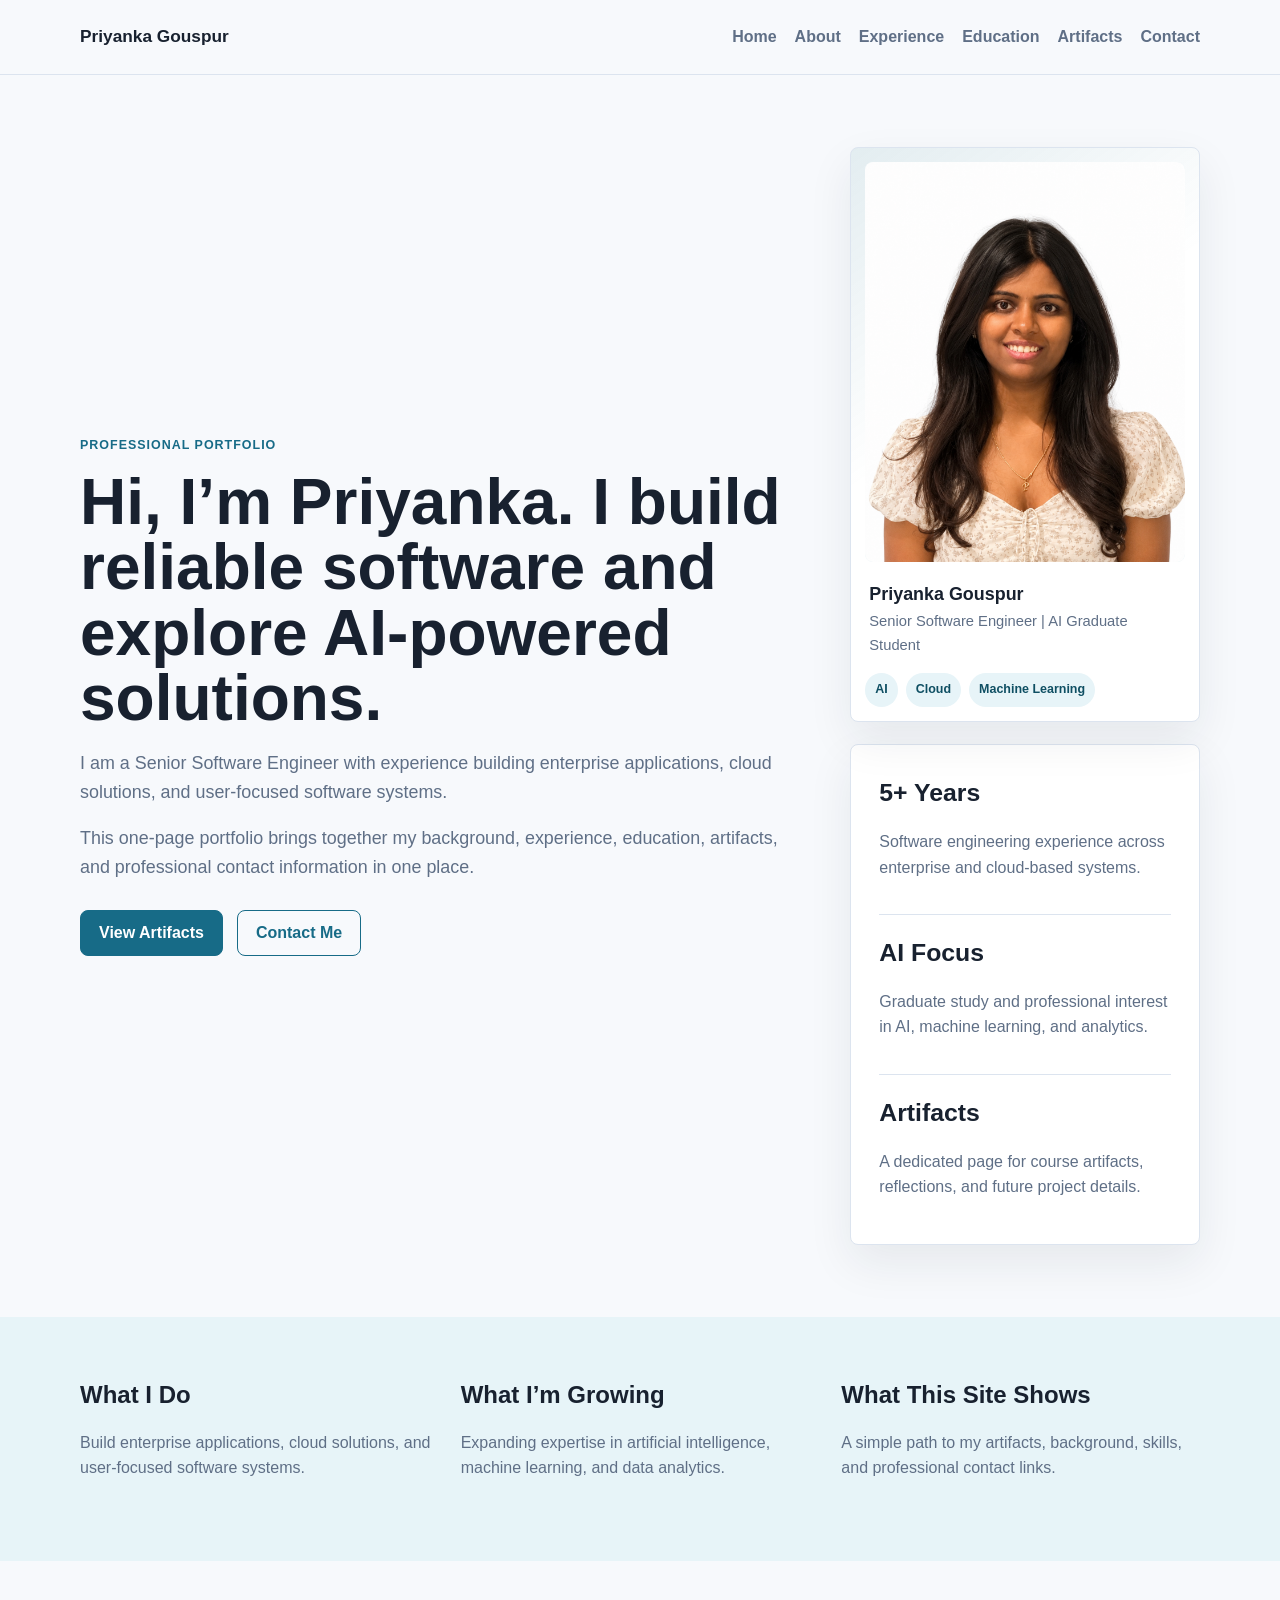
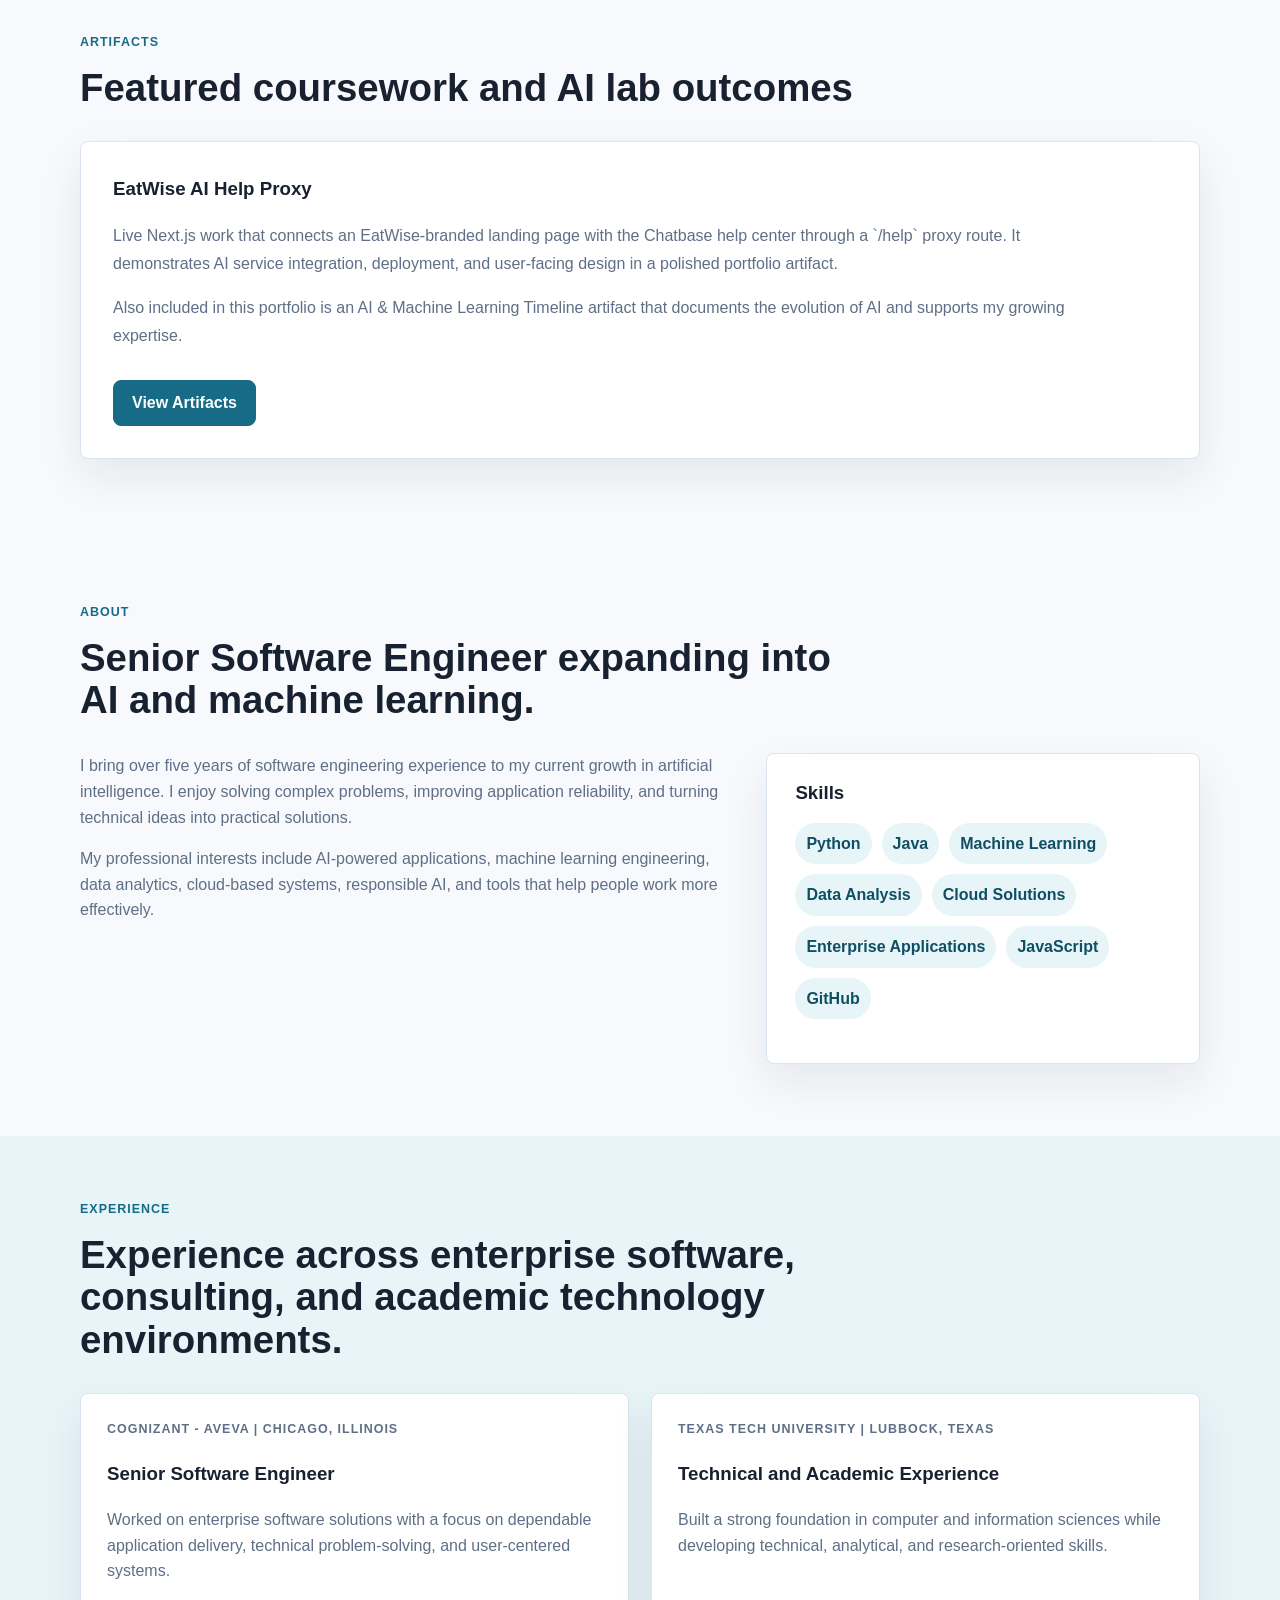
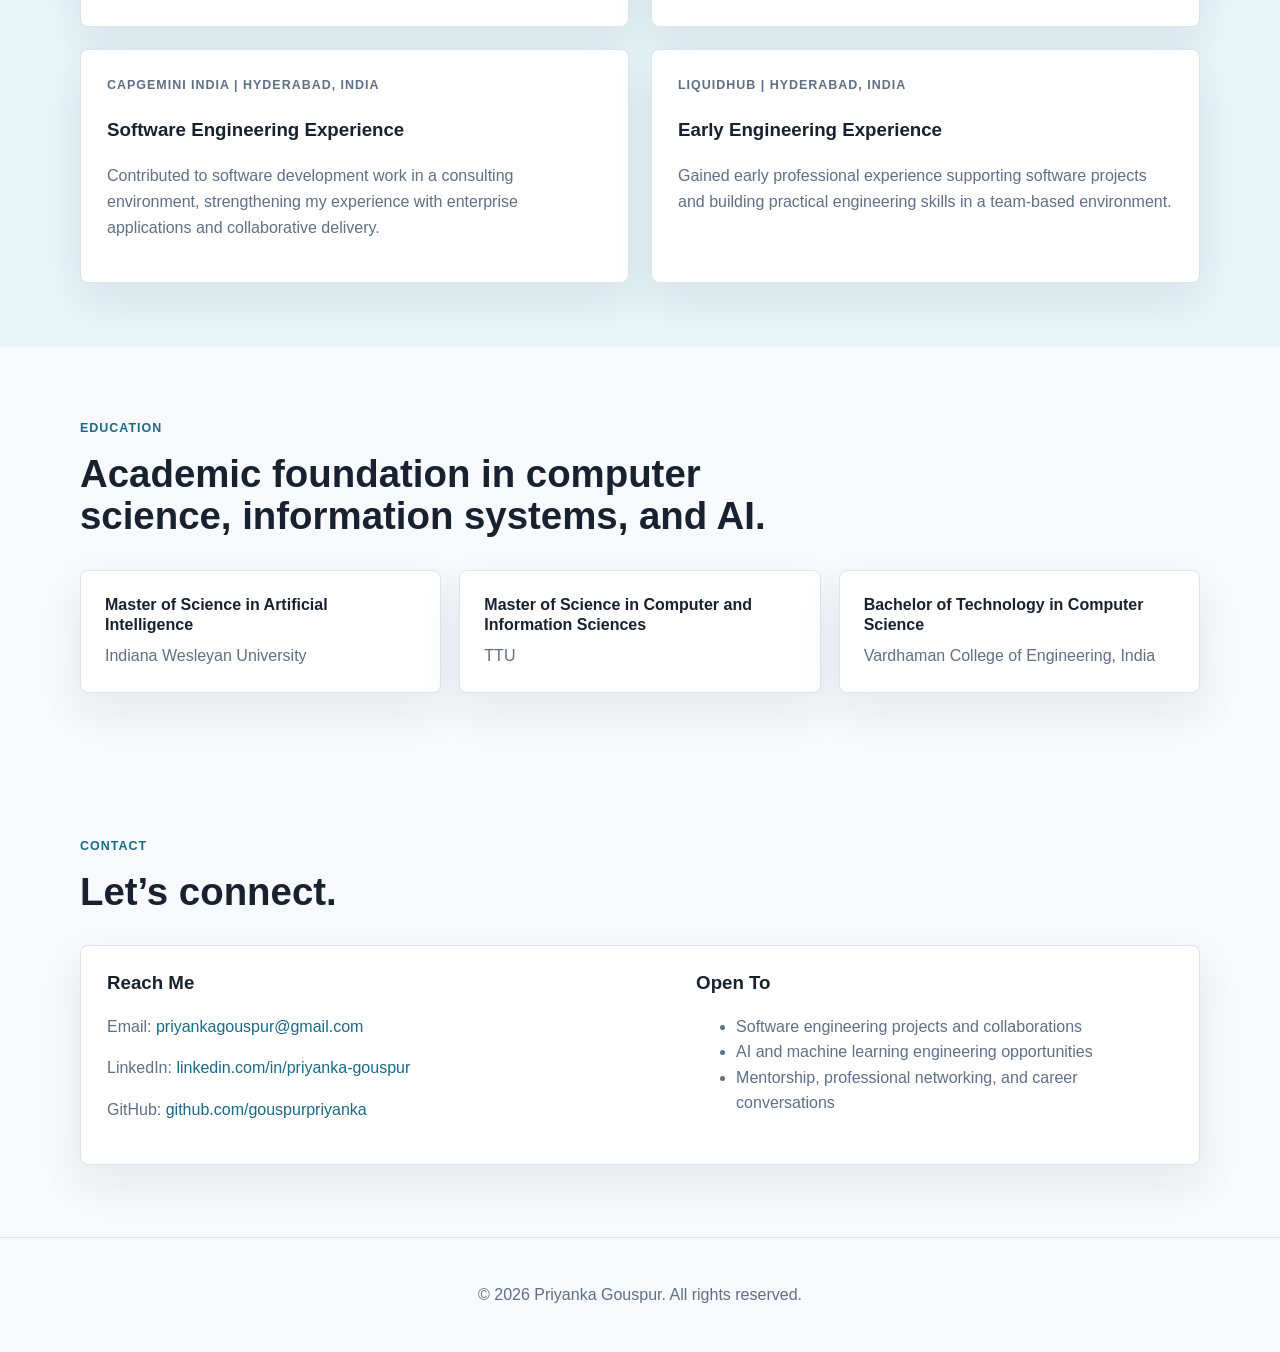
<file: index.html>
<!DOCTYPE html>
<html lang="en">
<head>
  <meta charset="UTF-8">
  <meta name="viewport" content="width=device-width, initial-scale=1.0">
  <title>Priyanka Gouspur | Professional Portfolio</title>
  <link rel="stylesheet" href="css/style.css?v=20260803-align">
</head>
<body>
  <header class="site-header">
    <nav class="nav container" aria-label="Main navigation">
      <a class="logo" href="index.html">Priyanka Gouspur</a>
      <div class="nav-links">
        <a href="#home">Home</a>
        <a href="#about">About</a>
        <a href="#experience">Experience</a>
        <a href="#education">Education</a>
        <a href="artifacts.html">Artifacts</a>
        <a href="#contact">Contact</a>
      </div>
    </nav>
  </header>

  <main>
    <section class="hero container" id="home">
      <div class="hero-content">
        <p class="eyebrow">Professional Portfolio</p>
        <h1>Hi, I’m Priyanka. I build reliable software and explore AI-powered solutions.</h1>
        <p class="hero-text">
          I am a Senior Software Engineer with experience building enterprise applications, cloud solutions,
          and user-focused software systems.
        </p>
        <p class="hero-text">
          This one-page portfolio brings together my background, experience, education, artifacts,
          and professional contact information in one place.
        </p>
        <div class="button-row">
          <a class="button primary" href="artifacts.html">View Artifacts</a>
          <a class="button secondary" href="#contact">Contact Me</a>
        </div>
      </div>
      <div class="hero-side">
        <figure class="portrait-card">
          <div class="portrait-frame">
            <img
              src="images/image.png"
              alt="Priyanka Gouspur professional headshot"
              onerror="this.onerror=null; this.src='images/profile-photo.svg';"
            >
          </div>
          <figcaption class="portrait-caption">
            <strong>Priyanka Gouspur</strong>
            <span>Senior Software Engineer | AI Graduate Student</span>
          </figcaption>
          <div class="portrait-tags" aria-label="Professional focus areas">
            <span>AI</span>
            <span>Cloud</span>
            <span>Machine Learning</span>
          </div>
        </figure>
        <div class="hero-panel" aria-label="Portfolio highlights">
          <div>
            <span class="metric">5+ Years</span>
            <p>Software engineering experience across enterprise and cloud-based systems.</p>
          </div>
          <div>
            <span class="metric">AI Focus</span>
            <p>Graduate study and professional interest in AI, machine learning, and analytics.</p>
          </div>
          <div>
            <span class="metric">Artifacts</span>
            <p>A dedicated page for course artifacts, reflections, and future project details.</p>
          </div>
        </div>
      </div>
    </section>

    <section class="section-band">
      <div class="container grid-3">
        <article class="feature">
          <h2>What I Do</h2>
          <p>Build enterprise applications, cloud solutions, and user-focused software systems.</p>
        </article>
        <article class="feature">
          <h2>What I’m Growing</h2>
          <p>Expanding expertise in artificial intelligence, machine learning, and data analytics.</p>
        </article>
        <article class="feature">
          <h2>What This Site Shows</h2>
          <p>A simple path to my artifacts, background, skills, and professional contact links.</p>
        </article>
      </div>
    </section>

    <section class="page-section container" id="artifacts-preview">
      <div class="section-heading">
        <p class="eyebrow">Artifacts</p>
        <h2>Featured coursework and AI lab outcomes</h2>
      </div>
      <article class="project-card">
        <div>
          <h3>EatWise AI Help Proxy</h3>
          <p>Live Next.js work that connects an EatWise-branded landing page with the Chatbase help center through a `/help` proxy route. It demonstrates AI service integration, deployment, and user-facing design in a polished portfolio artifact.</p>
          <p>Also included in this portfolio is an AI & Machine Learning Timeline artifact that documents the evolution of AI and supports my growing expertise.</p>
        </div>
        <div class="button-row">
          <a class="button primary" href="artifacts.html">View Artifacts</a>
        </div>
      </article>
    </section>

    <section class="page-section container" id="about">
      <div class="section-heading">
        <p class="eyebrow">About</p>
        <h2>Senior Software Engineer expanding into AI and machine learning.</h2>
      </div>
      <div class="content-grid">
        <div>
          <p>
            I bring over five years of software engineering experience to my current growth in artificial
            intelligence. I enjoy solving complex problems, improving application reliability, and turning
            technical ideas into practical solutions.
          </p>
          <p>
            My professional interests include AI-powered applications, machine learning engineering,
            data analytics, cloud-based systems, responsible AI, and tools that help people work more effectively.
          </p>
        </div>
        <aside class="info-card">
          <h3>Skills</h3>
          <ul class="tag-list">
            <li>Python</li>
            <li>Java</li>
            <li>Machine Learning</li>
            <li>Data Analysis</li>
            <li>Cloud Solutions</li>
            <li>Enterprise Applications</li>
            <li>JavaScript</li>
            <li>GitHub</li>
          </ul>
        </aside>
      </div>
    </section>

    <section class="section-band" id="experience">
      <div class="container">
        <div class="section-heading">
          <p class="eyebrow">Experience</p>
          <h2>Experience across enterprise software, consulting, and academic technology environments.</h2>
        </div>
        <div class="timeline">
          <article class="timeline-item">
            <p class="project-type">Cognizant - AVEVA | Chicago, Illinois</p>
            <h3>Senior Software Engineer</h3>
            <p>
              Worked on enterprise software solutions with a focus on dependable application delivery,
              technical problem-solving, and user-centered systems.
            </p>
          </article>
          <article class="timeline-item">
            <p class="project-type">Texas Tech University | Lubbock, Texas</p>
            <h3>Technical and Academic Experience</h3>
            <p>
              Built a strong foundation in computer and information sciences while developing technical,
              analytical, and research-oriented skills.
            </p>
          </article>
          <article class="timeline-item">
            <p class="project-type">Capgemini India | Hyderabad, India</p>
            <h3>Software Engineering Experience</h3>
            <p>
              Contributed to software development work in a consulting environment, strengthening my
              experience with enterprise applications and collaborative delivery.
            </p>
          </article>
          <article class="timeline-item">
            <p class="project-type">LiquidHub | Hyderabad, India</p>
            <h3>Early Engineering Experience</h3>
            <p>
              Gained early professional experience supporting software projects and building practical
              engineering skills in a team-based environment.
            </p>
          </article>
        </div>
      </div>
    </section>

    <section class="page-section container" id="education">
      <div class="section-heading">
        <p class="eyebrow">Education</p>
        <h2>Academic foundation in computer science, information systems, and AI.</h2>
      </div>
      <ul class="education-cards">
        <li>
          <strong>Master of Science in Artificial Intelligence</strong>
          <span>Indiana Wesleyan University</span>
        </li>
        <li>
          <strong>Master of Science in Computer and Information Sciences</strong>
          <span>TTU</span>
        </li>
        <li>
          <strong>Bachelor of Technology in Computer Science</strong>
          <span>Vardhaman College of Engineering, India</span>
        </li>
      </ul>
    </section>

    <section class="page-section container" id="contact">
      <div class="section-heading">
        <p class="eyebrow">Contact</p>
        <h2>Let’s connect.</h2>
      </div>
      <div class="contact-panel">
        <div>
          <h3>Reach Me</h3>
          <p>Email: <a href="mailto:priyankagouspur@gmail.com">priyankagouspur@gmail.com</a></p>
          <p>LinkedIn: <a href="https://www.linkedin.com/in/priyanka-gouspur/">linkedin.com/in/priyanka-gouspur</a></p>
          <p>GitHub: <a href="https://github.com/gouspurpriyanka">github.com/gouspurpriyanka</a></p>
        </div>
        <div>
          <h3>Open To</h3>
          <ul>
            <li>Software engineering projects and collaborations</li>
            <li>AI and machine learning engineering opportunities</li>
            <li>Mentorship, professional networking, and career conversations</li>
          </ul>
        </div>
      </div>
    </section>
  </main>

  <footer class="site-footer">
    <p>&copy; 2026 Priyanka Gouspur. All rights reserved.</p>
  </footer>
</body>
</html>
</file>
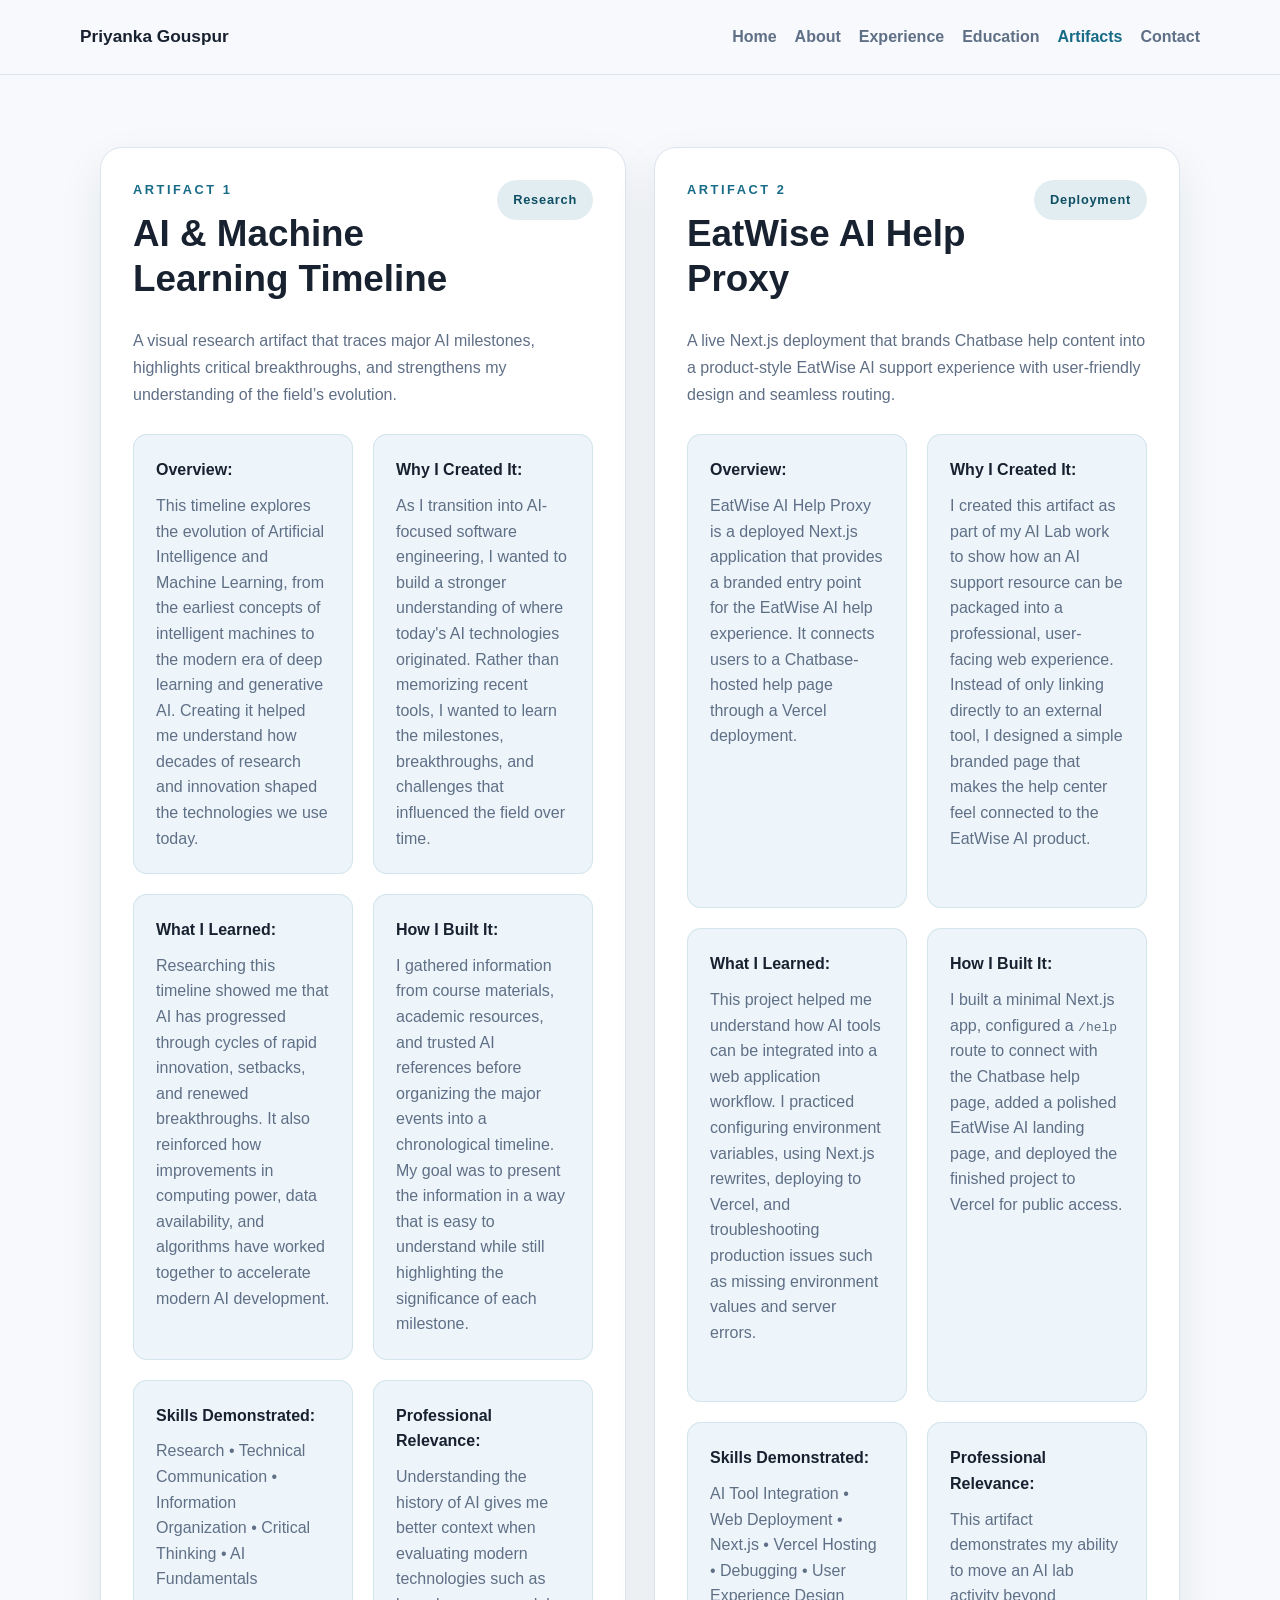
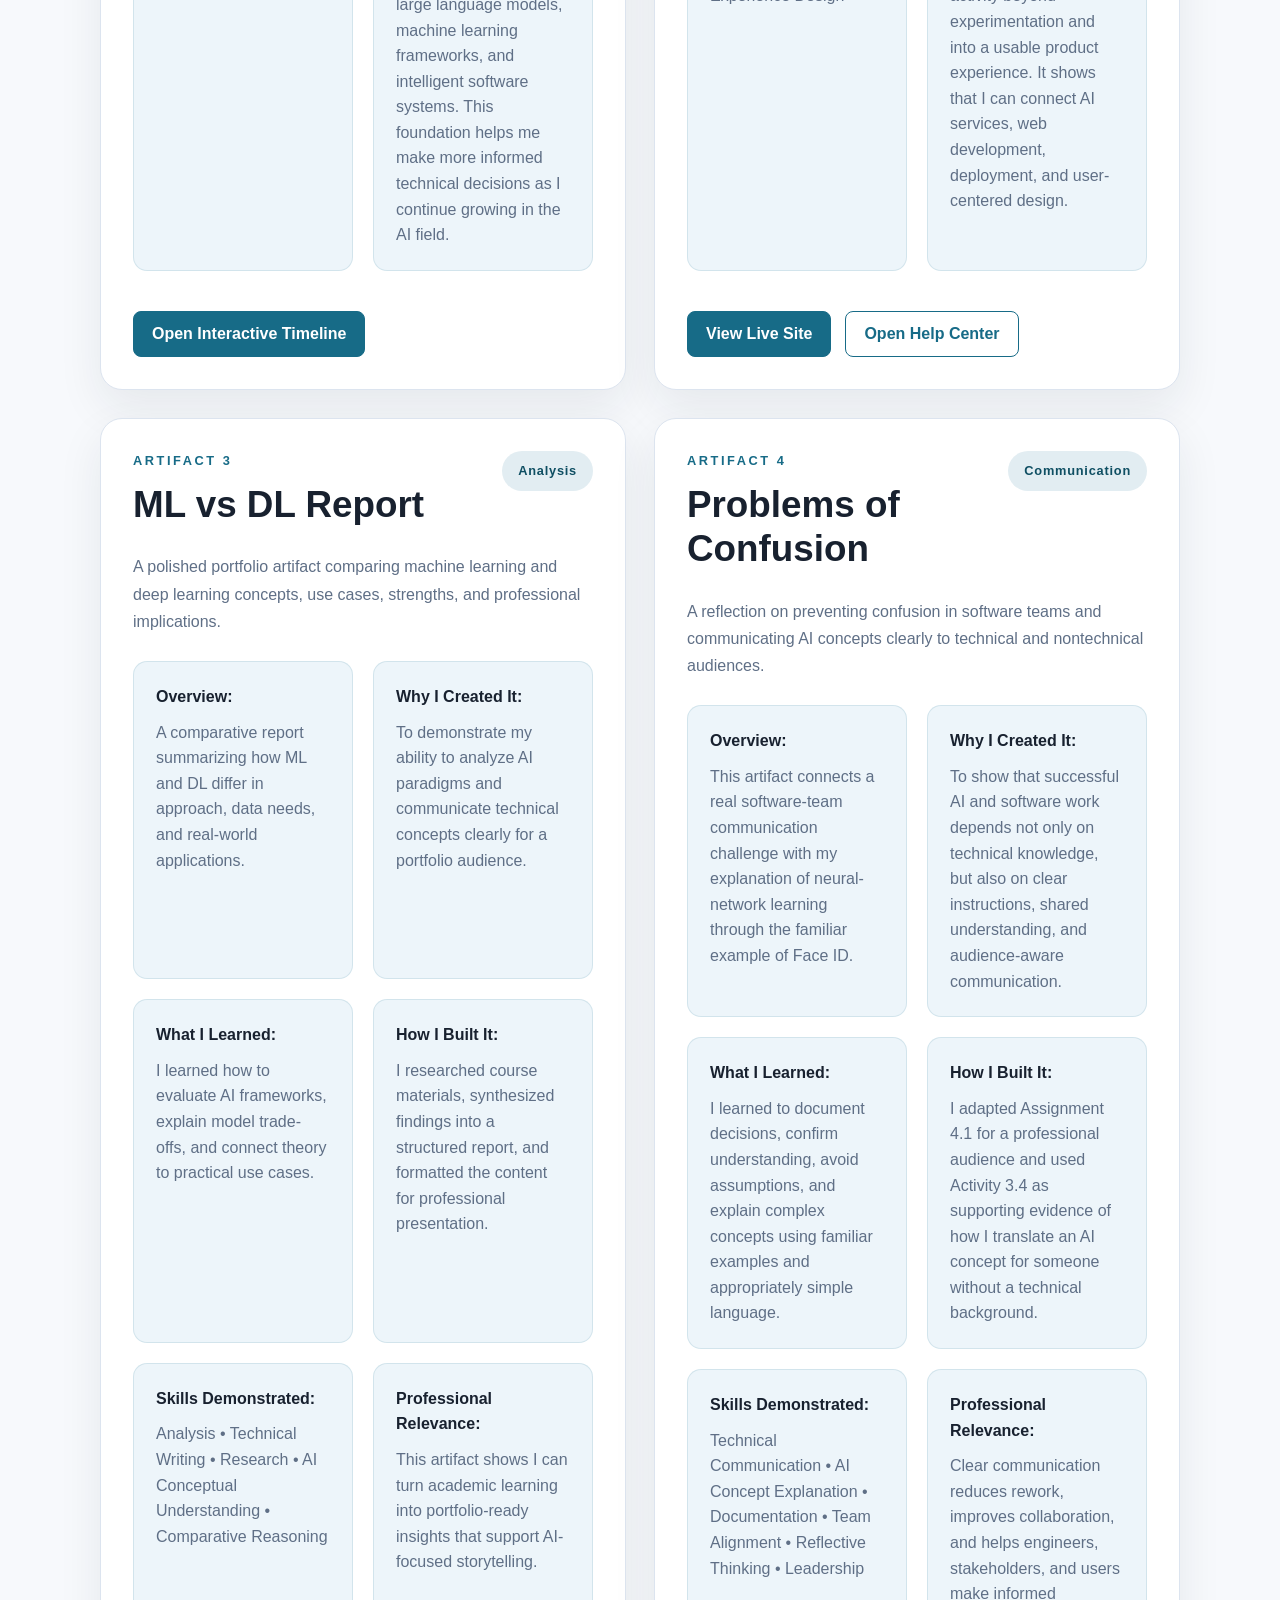
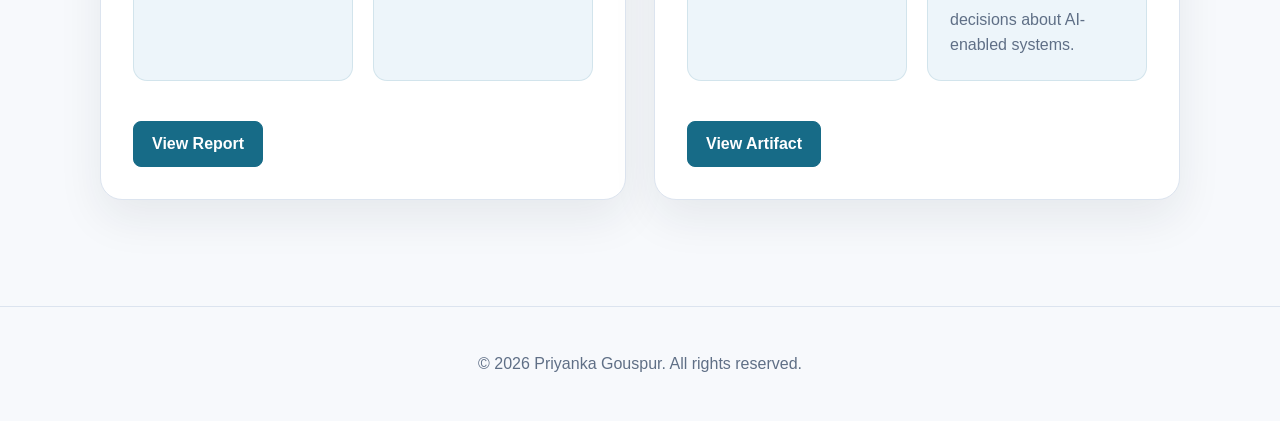
<file: artifacts.html>
<!DOCTYPE html>
<html lang="en">
<head>
  <meta charset="UTF-8">
  <meta name="viewport" content="width=device-width, initial-scale=1.0">  <meta http-equiv="Cache-Control" content="no-cache, no-store, must-revalidate">
  <meta http-equiv="Pragma" content="no-cache">
  <meta http-equiv="Expires" content="0">  <title>Artifacts | Priyanka Gouspur</title>
  <link rel="stylesheet" href="css/style.css?v=20260803-align">
</head>
<body>
  <header class="site-header">
    <nav class="nav container" aria-label="Main navigation">
      <a class="logo" href="index.html">Priyanka Gouspur</a>
      <div class="nav-links">
        <a href="index.html#home">Home</a>
        <a href="index.html#about">About</a>
        <a href="index.html#experience">Experience</a>
        <a href="index.html#education">Education</a>
        <a class="active" href="artifacts.html">Artifacts</a>
        <a href="index.html#contact">Contact</a>
      </div>
    </nav>
  </header>

  <main class="container page artifacts-page">
    <section class="artifact-grid">
      <article class="artifact-card">
        <div class="artifact-card-header">
          <div>
            <p class="project-type">Artifact 1</p>
            <h2>AI &amp; Machine Learning Timeline</h2>
          </div>
          <span class="artifact-pill">Research</span>
        </div>

        <p class="artifact-intro">A visual research artifact that traces major AI milestones, highlights critical breakthroughs, and strengthens my understanding of the field’s evolution.</p>

        <div class="artifact-detail-grid">
          <p>
            <strong>Overview:</strong> This timeline explores the evolution of Artificial Intelligence and Machine Learning, from the earliest concepts of intelligent machines to the modern era of deep learning and generative AI. Creating it helped me understand how decades of research and innovation shaped the technologies we use today.
          </p>

          <p>
            <strong>Why I Created It:</strong> As I transition into AI-focused software engineering, I wanted to build a stronger understanding of where today's AI technologies originated. Rather than memorizing recent tools, I wanted to learn the milestones, breakthroughs, and challenges that influenced the field over time.
          </p>

          <p>
            <strong>What I Learned:</strong> Researching this timeline showed me that AI has progressed through cycles of rapid innovation, setbacks, and renewed breakthroughs. It also reinforced how improvements in computing power, data availability, and algorithms have worked together to accelerate modern AI development.
          </p>

          <p>
            <strong>How I Built It:</strong> I gathered information from course materials, academic resources, and trusted AI references before organizing the major events into a chronological timeline. My goal was to present the information in a way that is easy to understand while still highlighting the significance of each milestone.
          </p>

          <p>
            <strong>Skills Demonstrated:</strong> Research • Technical Communication • Information Organization • Critical Thinking • AI Fundamentals
          </p>

          <p>
            <strong>Professional Relevance:</strong> Understanding the history of AI gives me better context when evaluating modern technologies such as large language models, machine learning frameworks, and intelligent software systems. This foundation helps me make more informed technical decisions as I continue growing in the AI field.
          </p>

        </div>

        <div class="button-row artifact-actions">
          <a class="button primary" href="timeline.html">Open Interactive Timeline</a>
        </div>
      </article>

      <article class="artifact-card">
        <div class="artifact-card-header">
          <div>
            <p class="project-type">Artifact 2</p>
            <h2>EatWise AI Help Proxy</h2>
          </div>
          <span class="artifact-pill">Deployment</span>
        </div>

        <p class="artifact-intro">A live Next.js deployment that brands Chatbase help content into a product-style EatWise AI support experience with user-friendly design and seamless routing.</p>

        <div class="artifact-detail-grid">
          <p>
            <strong>Overview:</strong> EatWise AI Help Proxy is a deployed Next.js application that provides a branded entry point for the EatWise AI help experience. It connects users to a Chatbase-hosted help page through a Vercel deployment.
          </p>

          <p>
            <strong>Why I Created It:</strong> I created this artifact as part of my AI Lab work to show how an AI support resource can be packaged into a professional, user-facing web experience. Instead of only linking directly to an external tool, I designed a simple branded page that makes the help center feel connected to the EatWise AI product.
          </p>

          <p>
            <strong>What I Learned:</strong> This project helped me understand how AI tools can be integrated into a web application workflow. I practiced configuring environment variables, using Next.js rewrites, deploying to Vercel, and troubleshooting production issues such as missing environment values and server errors.
          </p>

          <p>
            <strong>How I Built It:</strong> I built a minimal Next.js app, configured a <code>/help</code> route to connect with the Chatbase help page, added a polished EatWise AI landing page, and deployed the finished project to Vercel for public access.
          </p>

          <p>
            <strong>Skills Demonstrated:</strong> AI Tool Integration • Web Deployment • Next.js • Vercel Hosting • Debugging • User Experience Design
          </p>

          <p>
            <strong>Professional Relevance:</strong> This artifact demonstrates my ability to move an AI lab activity beyond experimentation and into a usable product experience. It shows that I can connect AI services, web development, deployment, and user-centered design.
          </p>

        </div>

        <div class="button-row artifact-actions">
          <a class="button primary" href="https://eatwise-help-proxy.vercel.app/" target="_blank" rel="noopener">View Live Site</a>
          <a class="button secondary" href="https://eatwise-help-proxy.vercel.app/help" target="_blank" rel="noopener">Open Help Center</a>
        </div>
      </article>

      <article class="artifact-card">
        <div class="artifact-card-header">
          <div>
            <p class="project-type">Artifact 3</p>
            <h2>ML vs DL Report</h2>
          </div>
          <span class="artifact-pill">Analysis</span>
        </div>

        <p class="artifact-intro">A polished portfolio artifact comparing machine learning and deep learning concepts, use cases, strengths, and professional implications.</p>

        <div class="artifact-detail-grid">
          <p>
            <strong>Overview:</strong> A comparative report summarizing how ML and DL differ in approach, data needs, and real-world applications.
          </p>

          <p>
            <strong>Why I Created It:</strong> To demonstrate my ability to analyze AI paradigms and communicate technical concepts clearly for a portfolio audience.
          </p>

          <p>
            <strong>What I Learned:</strong> I learned how to evaluate AI frameworks, explain model trade-offs, and connect theory to practical use cases.
          </p>

          <p>
            <strong>How I Built It:</strong> I researched course materials, synthesized findings into a structured report, and formatted the content for professional presentation.
          </p>

          <p>
            <strong>Skills Demonstrated:</strong> Analysis • Technical Writing • Research • AI Conceptual Understanding • Comparative Reasoning
          </p>

          <p>
            <strong>Professional Relevance:</strong> This artifact shows I can turn academic learning into portfolio-ready insights that support AI-focused storytelling.
          </p>
        </div>

        <div class="button-row artifact-actions">
          <a class="button primary" href="ml-vs-dl-report.html" target="_blank" rel="noopener">View Report</a>
        </div>
      </article>

      <article class="artifact-card">
        <div class="artifact-card-header">
          <div>
            <p class="project-type">Artifact 4</p>
            <h2>Problems of Confusion</h2>
          </div>
          <span class="artifact-pill">Communication</span>
        </div>

        <p class="artifact-intro">A reflection on preventing confusion in software teams and communicating AI concepts clearly to technical and nontechnical audiences.</p>

        <div class="artifact-detail-grid">
          <p>
            <strong>Overview:</strong> This artifact connects a real software-team communication challenge with my explanation of neural-network learning through the familiar example of Face ID.
          </p>

          <p>
            <strong>Why I Created It:</strong> To show that successful AI and software work depends not only on technical knowledge, but also on clear instructions, shared understanding, and audience-aware communication.
          </p>

          <p>
            <strong>What I Learned:</strong> I learned to document decisions, confirm understanding, avoid assumptions, and explain complex concepts using familiar examples and appropriately simple language.
          </p>

          <p>
            <strong>How I Built It:</strong> I adapted Assignment 4.1 for a professional audience and used Activity 3.4 as supporting evidence of how I translate an AI concept for someone without a technical background.
          </p>

          <p>
            <strong>Skills Demonstrated:</strong> Technical Communication • AI Concept Explanation • Documentation • Team Alignment • Reflective Thinking • Leadership
          </p>

          <p>
            <strong>Professional Relevance:</strong> Clear communication reduces rework, improves collaboration, and helps engineers, stakeholders, and users make informed decisions about AI-enabled systems.
          </p>
        </div>

        <div class="button-row artifact-actions">
          <a class="button primary" href="problems-of-confusion.html?v=bffd95c" target="_blank" rel="noopener">View Artifact</a>
        </div>
      </article>
    </section>

  </main>

  <footer class="site-footer">
    <p>&copy; 2026 Priyanka Gouspur. All rights reserved.</p>
  </footer>
</body>
</html>
</file>
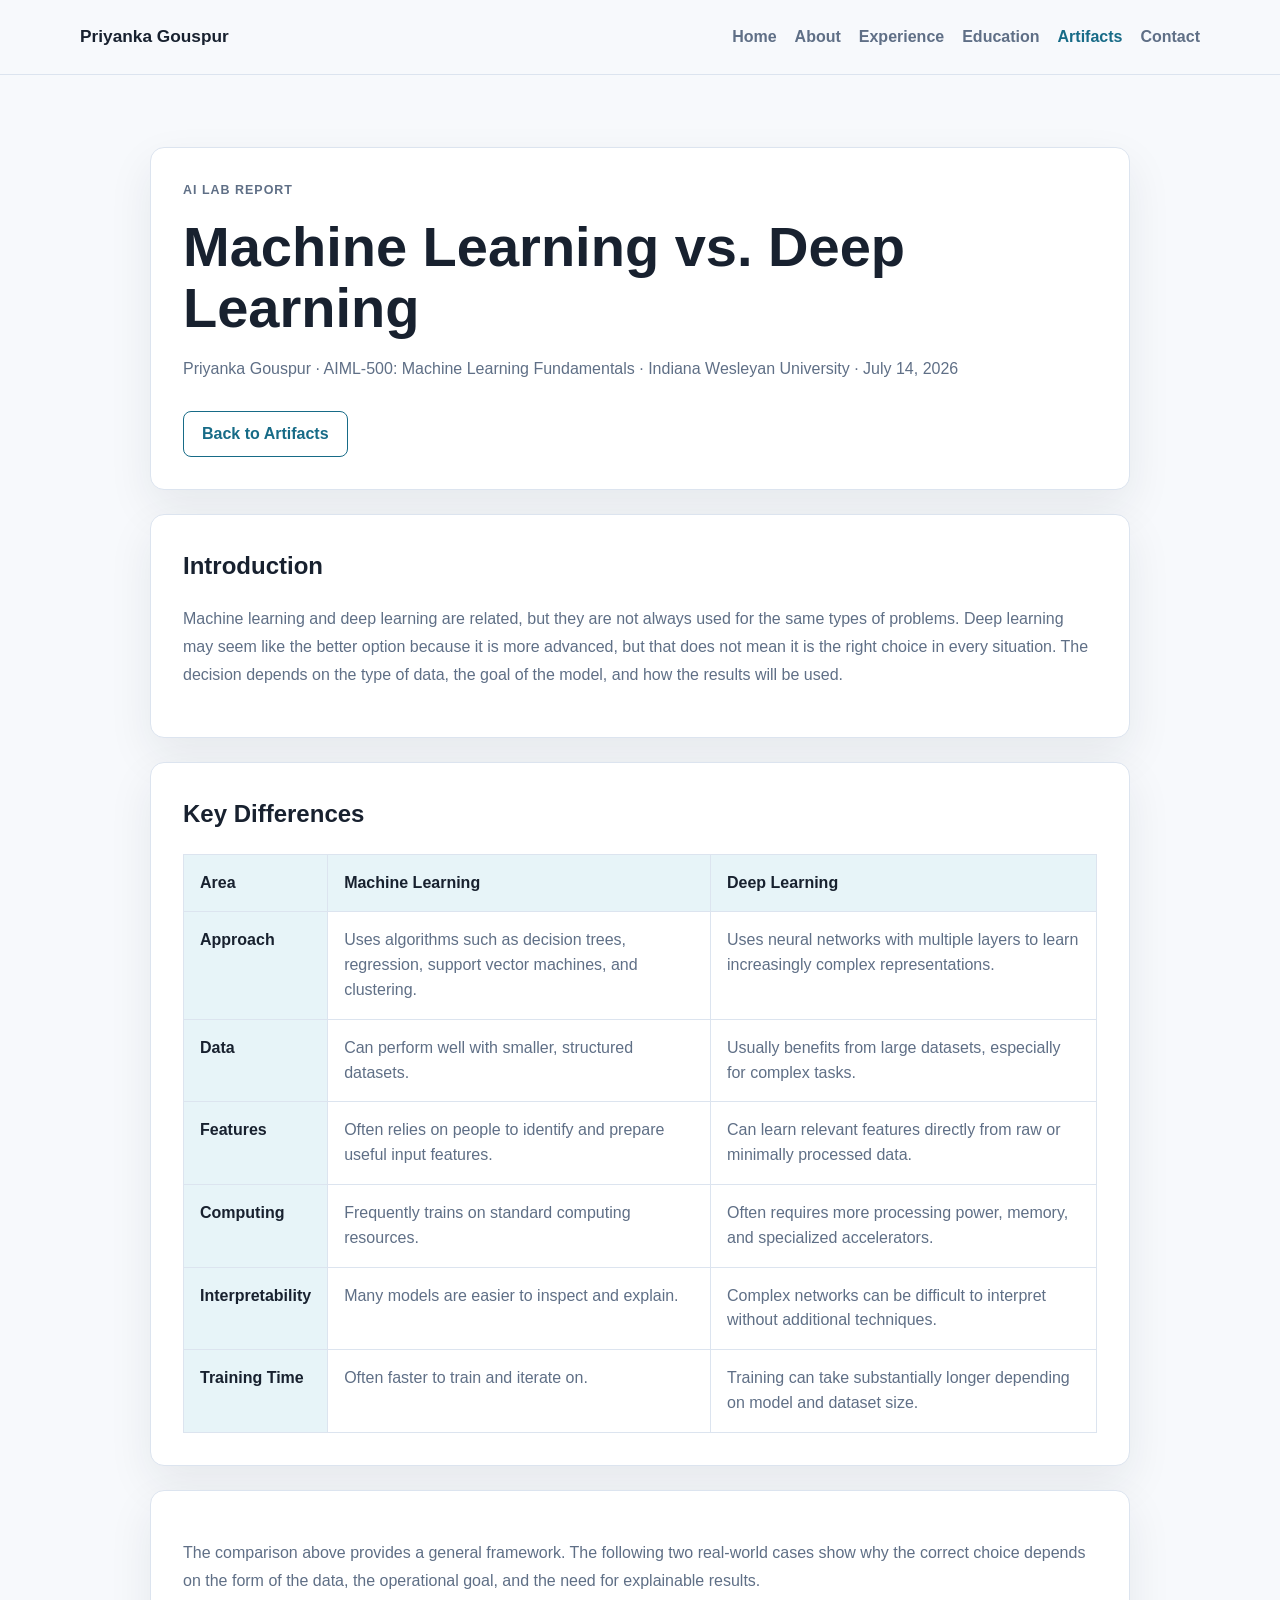
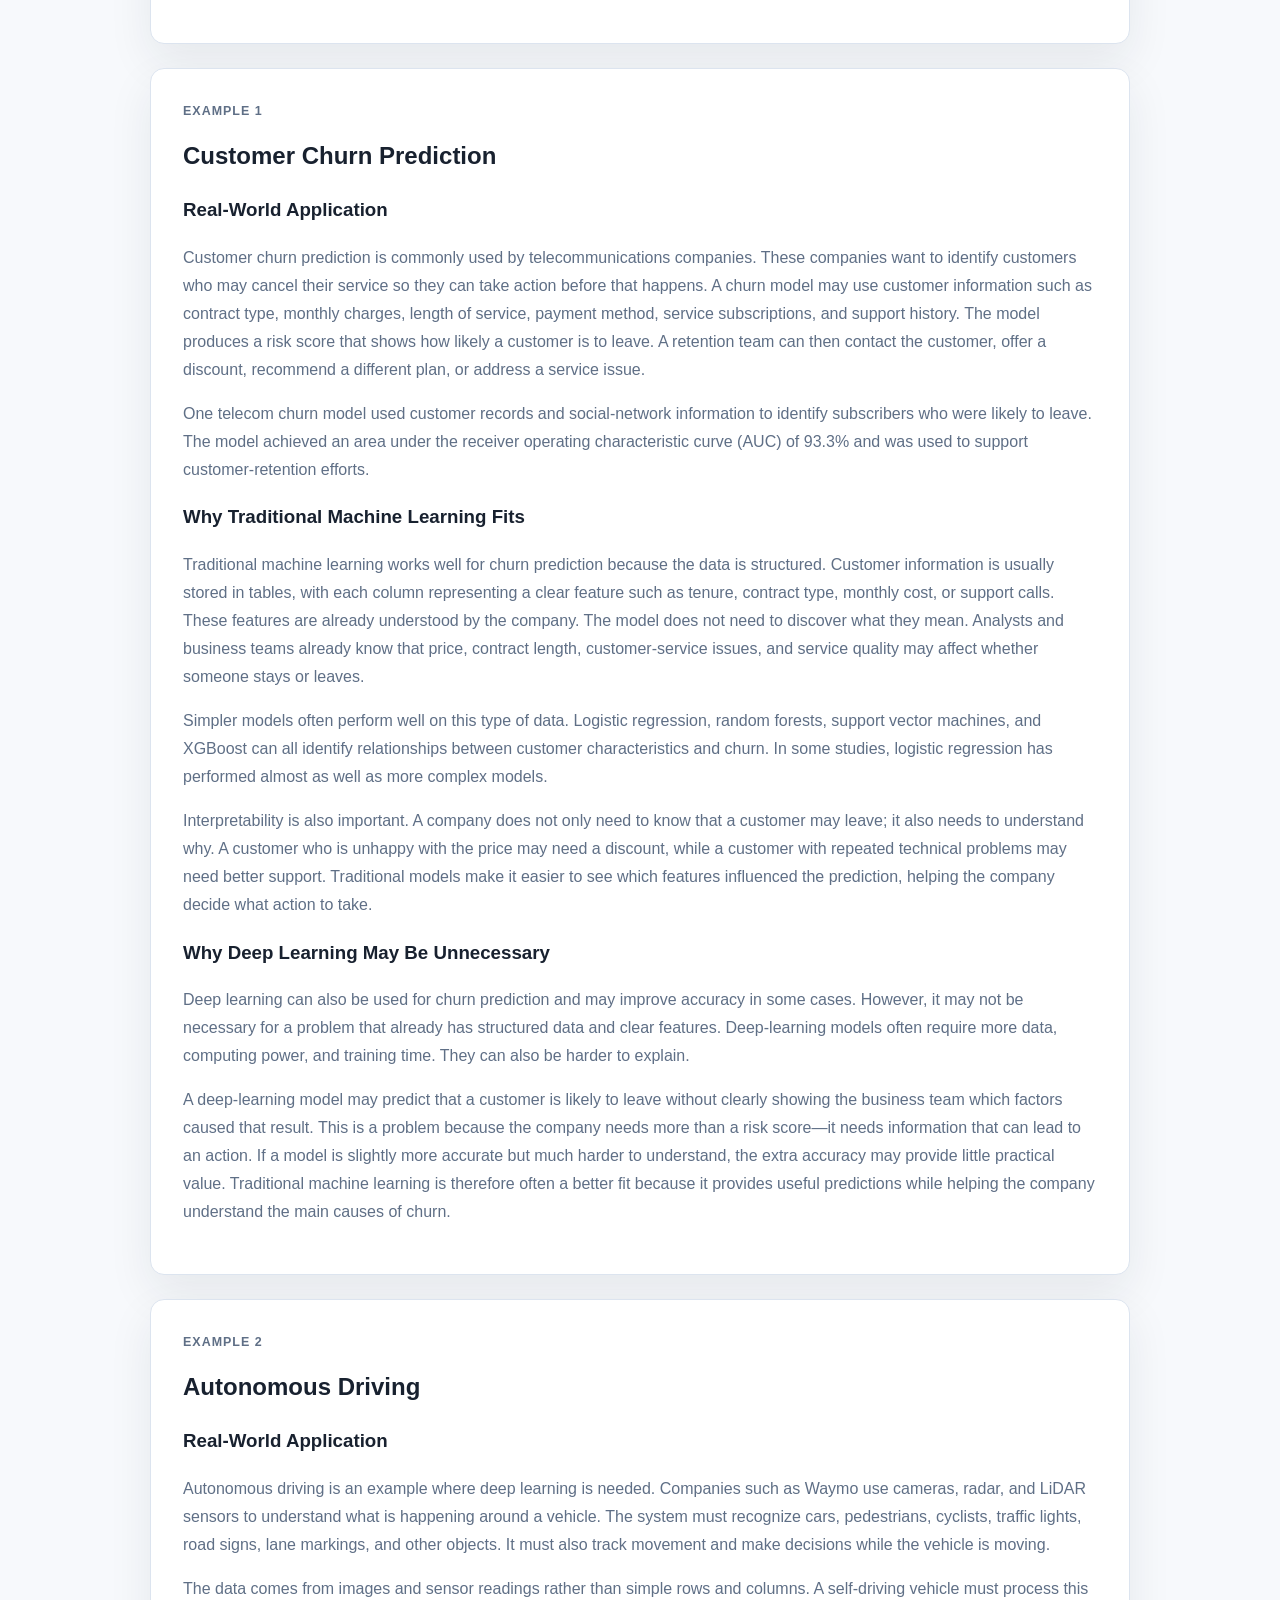
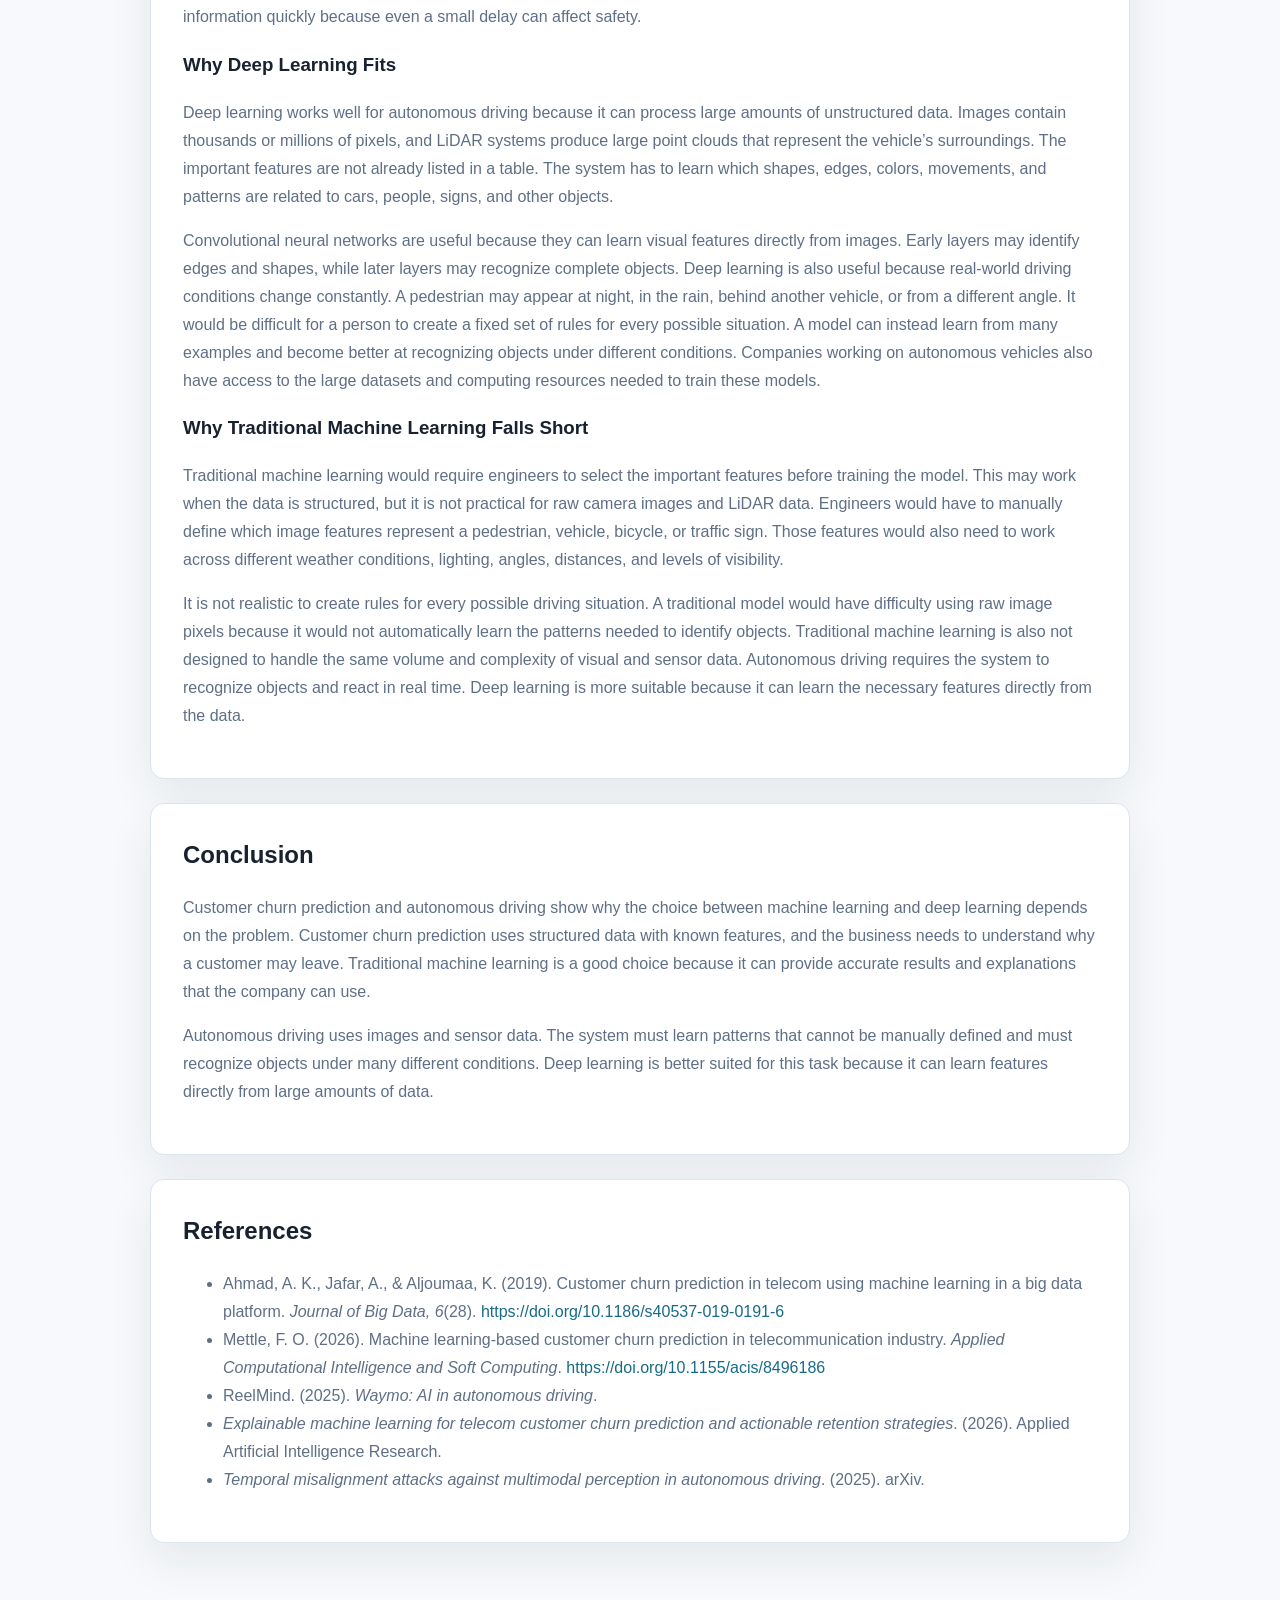
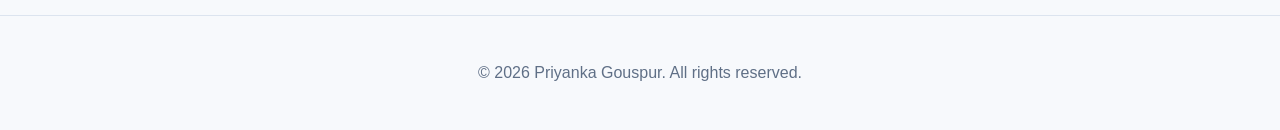
<file: ml-vs-dl-report.html>
<!DOCTYPE html>
<html lang="en">
<head>
  <meta charset="UTF-8">
  <meta name="viewport" content="width=device-width, initial-scale=1.0">
  <title>Machine Learning vs. Deep Learning | Priyanka Gouspur</title>
  <link rel="stylesheet" href="css/style.css?v=20260803-align">
  <style>
    .report-page {
      max-width: 980px;
      display: flex;
      flex-direction: column;
      gap: 24px;
    }

    .report-header,
    .report-section {
      padding: 32px;
      background: var(--surface);
      border: 1px solid var(--line);
      border-radius: 14px;
      box-shadow: var(--shadow);
    }

    .report-header h1 {
      margin: 8px 0 16px;
      font-size: clamp(2rem, 5vw, 3.5rem);
      line-height: 1.1;
    }

    .report-header p,
    .report-section p,
    .report-section li {
      color: var(--muted);
      line-height: 1.75;
    }

    .report-section h2 {
      margin-top: 0;
    }

    .comparison-table {
      width: 100%;
      border-collapse: collapse;
    }

    .comparison-table th,
    .comparison-table td {
      padding: 16px;
      border: 1px solid var(--line);
      text-align: left;
      vertical-align: top;
      line-height: 1.55;
    }

    .comparison-table th {
      background: var(--accent);
      color: var(--text);
    }

    .comparison-table td {
      color: var(--muted);
    }

    .report-columns {
      display: grid;
      grid-template-columns: repeat(2, minmax(0, 1fr));
      gap: 24px;
    }

    @media (max-width: 780px) {
      .report-header,
      .report-section {
        padding: 24px;
      }

      .report-columns {
        grid-template-columns: 1fr;
      }

      .comparison-table {
        display: block;
        overflow-x: auto;
      }
    }
  </style>
</head>
<body>
  <header class="site-header">
    <nav class="nav container" aria-label="Main navigation">
      <a class="logo" href="index.html">Priyanka Gouspur</a>
      <div class="nav-links">
        <a href="index.html#home">Home</a>
        <a href="index.html#about">About</a>
        <a href="index.html#experience">Experience</a>
        <a href="index.html#education">Education</a>
        <a class="active" href="artifacts.html">Artifacts</a>
        <a href="index.html#contact">Contact</a>
      </div>
    </nav>
  </header>

  <main class="container page report-page">
    <section class="report-header">
      <p class="eyebrow">AI Lab Report</p>
      <h1>Machine Learning vs. Deep Learning</h1>
      <p>Priyanka Gouspur · AIML-500: Machine Learning Fundamentals · Indiana Wesleyan University · July 14, 2026</p>
      <div class="button-row">
        <a class="button secondary" href="artifacts.html">Back to Artifacts</a>
      </div>
    </section>

    <section class="report-section">
      <h2>Introduction</h2>
      <p>Machine learning and deep learning are related, but they are not always used for the same types of problems. Deep learning may seem like the better option because it is more advanced, but that does not mean it is the right choice in every situation. The decision depends on the type of data, the goal of the model, and how the results will be used.</p>
    </section>

    <section class="report-section">
      <h2>Key Differences</h2>
      <table class="comparison-table">
        <thead>
          <tr>
            <th scope="col">Area</th>
            <th scope="col">Machine Learning</th>
            <th scope="col">Deep Learning</th>
          </tr>
        </thead>
        <tbody>
          <tr>
            <th scope="row">Approach</th>
            <td>Uses algorithms such as decision trees, regression, support vector machines, and clustering.</td>
            <td>Uses neural networks with multiple layers to learn increasingly complex representations.</td>
          </tr>
          <tr>
            <th scope="row">Data</th>
            <td>Can perform well with smaller, structured datasets.</td>
            <td>Usually benefits from large datasets, especially for complex tasks.</td>
          </tr>
          <tr>
            <th scope="row">Features</th>
            <td>Often relies on people to identify and prepare useful input features.</td>
            <td>Can learn relevant features directly from raw or minimally processed data.</td>
          </tr>
          <tr>
            <th scope="row">Computing</th>
            <td>Frequently trains on standard computing resources.</td>
            <td>Often requires more processing power, memory, and specialized accelerators.</td>
          </tr>
          <tr>
            <th scope="row">Interpretability</th>
            <td>Many models are easier to inspect and explain.</td>
            <td>Complex networks can be difficult to interpret without additional techniques.</td>
          </tr>
          <tr>
            <th scope="row">Training Time</th>
            <td>Often faster to train and iterate on.</td>
            <td>Training can take substantially longer depending on model and dataset size.</td>
          </tr>
        </tbody>
      </table>
    </section>

    <section class="report-section">
      <p>The comparison above provides a general framework. The following two real-world cases show why the correct choice depends on the form of the data, the operational goal, and the need for explainable results.</p>
    </section>

    <section class="report-section">
      <p class="eyebrow">Example 1</p>
      <h2>Customer Churn Prediction</h2>
      <h3>Real-World Application</h3>
      <p>Customer churn prediction is commonly used by telecommunications companies. These companies want to identify customers who may cancel their service so they can take action before that happens. A churn model may use customer information such as contract type, monthly charges, length of service, payment method, service subscriptions, and support history. The model produces a risk score that shows how likely a customer is to leave. A retention team can then contact the customer, offer a discount, recommend a different plan, or address a service issue.</p>
      <p>One telecom churn model used customer records and social-network information to identify subscribers who were likely to leave. The model achieved an area under the receiver operating characteristic curve (AUC) of 93.3% and was used to support customer-retention efforts.</p>

      <h3>Why Traditional Machine Learning Fits</h3>
      <p>Traditional machine learning works well for churn prediction because the data is structured. Customer information is usually stored in tables, with each column representing a clear feature such as tenure, contract type, monthly cost, or support calls. These features are already understood by the company. The model does not need to discover what they mean. Analysts and business teams already know that price, contract length, customer-service issues, and service quality may affect whether someone stays or leaves.</p>
      <p>Simpler models often perform well on this type of data. Logistic regression, random forests, support vector machines, and XGBoost can all identify relationships between customer characteristics and churn. In some studies, logistic regression has performed almost as well as more complex models.</p>
      <p>Interpretability is also important. A company does not only need to know that a customer may leave; it also needs to understand why. A customer who is unhappy with the price may need a discount, while a customer with repeated technical problems may need better support. Traditional models make it easier to see which features influenced the prediction, helping the company decide what action to take.</p>

      <h3>Why Deep Learning May Be Unnecessary</h3>
      <p>Deep learning can also be used for churn prediction and may improve accuracy in some cases. However, it may not be necessary for a problem that already has structured data and clear features. Deep-learning models often require more data, computing power, and training time. They can also be harder to explain.</p>
      <p>A deep-learning model may predict that a customer is likely to leave without clearly showing the business team which factors caused that result. This is a problem because the company needs more than a risk score—it needs information that can lead to an action. If a model is slightly more accurate but much harder to understand, the extra accuracy may provide little practical value. Traditional machine learning is therefore often a better fit because it provides useful predictions while helping the company understand the main causes of churn.</p>
    </section>

    <section class="report-section">
      <p class="eyebrow">Example 2</p>
      <h2>Autonomous Driving</h2>
      <h3>Real-World Application</h3>
      <p>Autonomous driving is an example where deep learning is needed. Companies such as Waymo use cameras, radar, and LiDAR sensors to understand what is happening around a vehicle. The system must recognize cars, pedestrians, cyclists, traffic lights, road signs, lane markings, and other objects. It must also track movement and make decisions while the vehicle is moving.</p>
      <p>The data comes from images and sensor readings rather than simple rows and columns. A self-driving vehicle must process this information quickly because even a small delay can affect safety.</p>

      <h3>Why Deep Learning Fits</h3>
      <p>Deep learning works well for autonomous driving because it can process large amounts of unstructured data. Images contain thousands or millions of pixels, and LiDAR systems produce large point clouds that represent the vehicle’s surroundings. The important features are not already listed in a table. The system has to learn which shapes, edges, colors, movements, and patterns are related to cars, people, signs, and other objects.</p>
      <p>Convolutional neural networks are useful because they can learn visual features directly from images. Early layers may identify edges and shapes, while later layers may recognize complete objects. Deep learning is also useful because real-world driving conditions change constantly. A pedestrian may appear at night, in the rain, behind another vehicle, or from a different angle. It would be difficult for a person to create a fixed set of rules for every possible situation. A model can instead learn from many examples and become better at recognizing objects under different conditions. Companies working on autonomous vehicles also have access to the large datasets and computing resources needed to train these models.</p>

      <h3>Why Traditional Machine Learning Falls Short</h3>
      <p>Traditional machine learning would require engineers to select the important features before training the model. This may work when the data is structured, but it is not practical for raw camera images and LiDAR data. Engineers would have to manually define which image features represent a pedestrian, vehicle, bicycle, or traffic sign. Those features would also need to work across different weather conditions, lighting, angles, distances, and levels of visibility.</p>
      <p>It is not realistic to create rules for every possible driving situation. A traditional model would have difficulty using raw image pixels because it would not automatically learn the patterns needed to identify objects. Traditional machine learning is also not designed to handle the same volume and complexity of visual and sensor data. Autonomous driving requires the system to recognize objects and react in real time. Deep learning is more suitable because it can learn the necessary features directly from the data.</p>
    </section>

    <section class="report-section">
      <h2>Conclusion</h2>
      <p>Customer churn prediction and autonomous driving show why the choice between machine learning and deep learning depends on the problem. Customer churn prediction uses structured data with known features, and the business needs to understand why a customer may leave. Traditional machine learning is a good choice because it can provide accurate results and explanations that the company can use.</p>
      <p>Autonomous driving uses images and sensor data. The system must learn patterns that cannot be manually defined and must recognize objects under many different conditions. Deep learning is better suited for this task because it can learn features directly from large amounts of data.</p>
    </section>

    <section class="report-section">
      <h2>References</h2>
      <ul>
        <li>Ahmad, A. K., Jafar, A., &amp; Aljoumaa, K. (2019). Customer churn prediction in telecom using machine learning in a big data platform. <em>Journal of Big Data, 6</em>(28). <a href="https://doi.org/10.1186/s40537-019-0191-6" target="_blank" rel="noopener">https://doi.org/10.1186/s40537-019-0191-6</a></li>
        <li>Mettle, F. O. (2026). Machine learning-based customer churn prediction in telecommunication industry. <em>Applied Computational Intelligence and Soft Computing</em>. <a href="https://doi.org/10.1155/acis/8496186" target="_blank" rel="noopener">https://doi.org/10.1155/acis/8496186</a></li>
        <li>ReelMind. (2025). <em>Waymo: AI in autonomous driving</em>.</li>
        <li><em>Explainable machine learning for telecom customer churn prediction and actionable retention strategies</em>. (2026). Applied Artificial Intelligence Research.</li>
        <li><em>Temporal misalignment attacks against multimodal perception in autonomous driving</em>. (2025). arXiv.</li>
      </ul>
    </section>
  </main>

  <footer class="site-footer">
    <p>&copy; 2026 Priyanka Gouspur. All rights reserved.</p>
  </footer>
</body>
</html>
</file>
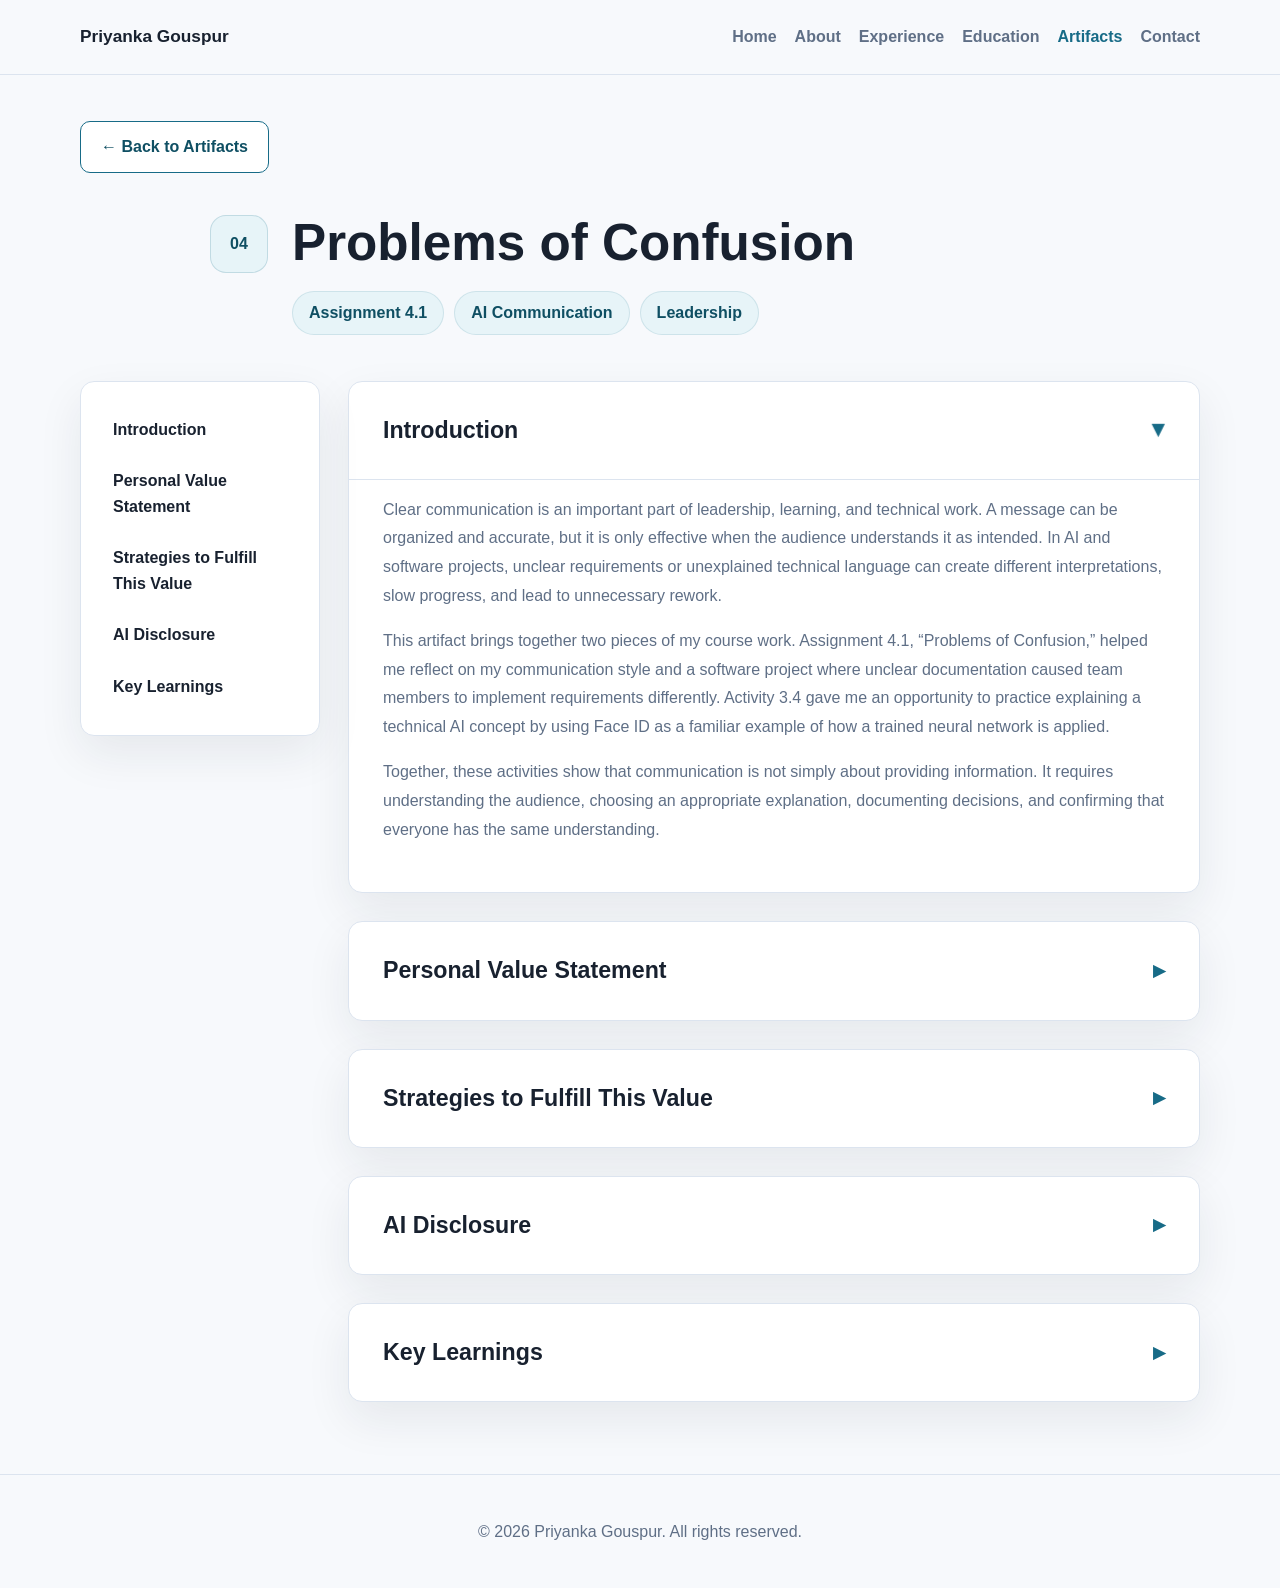
<file: problems-of-confusion.html>
<!DOCTYPE html>
<html lang="en">
<head>
  <meta charset="UTF-8">
  <meta name="viewport" content="width=device-width, initial-scale=1.0">
  <meta http-equiv="Cache-Control" content="no-cache, no-store, must-revalidate">
  <meta http-equiv="Pragma" content="no-cache">
  <meta http-equiv="Expires" content="0">
  <title>Problems of Confusion | Priyanka Gouspur</title>
  <link rel="stylesheet" href="css/style.css?v=20260803-align">
  <style>
    .artifact-showcase {
      width: min(1120px, calc(100% - 40px));
      margin: 0 auto;
      padding: 46px 0 72px;
    }

    .back-link {
      display: inline-flex;
      margin-bottom: 42px;
      padding: 12px 20px;
      color: var(--primary-dark);
      background: var(--surface);
      border: 1px solid var(--primary);
      border-radius: 10px;
      font-weight: 700;
    }

    .showcase-header {
      max-width: 860px;
      margin: 0 auto 46px;
    }

    .showcase-title-row {
      display: flex;
      align-items: flex-start;
      gap: 24px;
    }

    .showcase-icon {
      display: grid;
      width: 58px;
      height: 58px;
      place-items: center;
      flex: 0 0 58px;
      color: var(--primary-dark);
      background: var(--accent);
      border: 1px solid rgba(23, 107, 135, 0.18);
      border-radius: 16px;
      font-size: 1rem;
      font-weight: 800;
      line-height: 1;
    }

    .showcase-header h1 {
      margin: 0 0 20px;
      font-size: clamp(2.1rem, 4vw, 3.3rem);
      line-height: 1.1;
    }

    .showcase-tags {
      display: flex;
      flex-wrap: wrap;
      gap: 10px;
    }

    .showcase-tags span {
      padding: 8px 16px;
      color: var(--primary-dark);
      background: var(--accent);
      border: 1px solid rgba(23, 107, 135, 0.12);
      border-radius: 999px;
      font-weight: 700;
    }

    .showcase-layout {
      display: grid;
      grid-template-columns: 240px minmax(0, 1fr);
      gap: 28px;
      align-items: start;
    }

    .section-nav {
      position: sticky;
      top: 98px;
      padding: 22px;
      background: var(--surface);
      border: 1px solid var(--line);
      border-radius: 14px;
      box-shadow: var(--shadow);
    }

    .section-nav a {
      display: block;
      padding: 13px 10px;
      color: var(--text);
      border-radius: 8px;
      font-weight: 700;
    }

    .section-nav a:hover {
      color: var(--primary);
      background: var(--accent);
    }

    .showcase-content {
      display: grid;
      gap: 28px;
    }

    .showcase-panel {
      scroll-margin-top: 100px;
      overflow: hidden;
      background: var(--surface);
      border: 1px solid var(--line);
      border-radius: 14px;
      box-shadow: var(--shadow);
    }

    .showcase-panel summary {
      display: flex;
      align-items: center;
      justify-content: space-between;
      gap: 20px;
      padding: 30px 34px;
      cursor: pointer;
      color: var(--text);
      font-size: 1.45rem;
      font-weight: 800;
      list-style: none;
    }

    .showcase-panel summary::-webkit-details-marker {
      display: none;
    }

    .showcase-panel summary::after {
      content: '▶';
      color: var(--primary);
      font-size: 1rem;
      transition: transform 0.2s ease;
    }

    .showcase-panel[open] summary::after {
      transform: rotate(90deg);
    }

    .panel-body {
      padding: 0 34px 32px;
      border-top: 1px solid var(--line);
    }

    .panel-body p,
    .panel-body li {
      color: var(--muted);
      line-height: 1.8;
    }

    .panel-body h3 {
      margin: 26px 0 8px;
    }

    @media (max-width: 900px) {
      .showcase-layout {
        grid-template-columns: 1fr;
      }

      .section-nav {
        position: static;
        display: grid;
        grid-template-columns: repeat(2, minmax(0, 1fr));
      }
    }

    @media (max-width: 620px) {
      .artifact-showcase {
        width: min(100% - 28px, 1120px);
      }

      .showcase-title-row {
        flex-direction: column;
      }

      .section-nav {
        grid-template-columns: 1fr;
      }

      .showcase-panel summary,
      .panel-body {
        padding-left: 22px;
        padding-right: 22px;
      }
    }
  </style>
</head>
<body>
  <header class="site-header">
    <nav class="nav container" aria-label="Main navigation">
      <a class="logo" href="index.html">Priyanka Gouspur</a>
      <div class="nav-links">
        <a href="index.html#home">Home</a>
        <a href="index.html#about">About</a>
        <a href="index.html#experience">Experience</a>
        <a href="index.html#education">Education</a>
        <a class="active" href="artifacts.html">Artifacts</a>
        <a href="index.html#contact">Contact</a>
      </div>
    </nav>
  </header>

  <main class="artifact-showcase">
    <a class="back-link" href="artifacts.html">← Back to Artifacts</a>

    <header class="showcase-header">
      <div class="showcase-title-row">
        <span class="showcase-icon" aria-hidden="true">04</span>
        <div>
          <h1>Problems of Confusion</h1>
          <div class="showcase-tags">
            <span>Assignment 4.1</span>
            <span>AI Communication</span>
            <span>Leadership</span>
          </div>
        </div>
      </div>
    </header>

    <div class="showcase-layout">
      <nav class="section-nav" aria-label="Artifact sections">
        <a href="#introduction">Introduction</a>
        <a href="#personal-value">Personal Value Statement</a>
        <a href="#strategies">Strategies to Fulfill This Value</a>
        <a href="#ai-disclosure">AI Disclosure</a>
        <a href="#key-learnings">Key Learnings</a>
      </nav>

      <div class="showcase-content">
        <details class="showcase-panel" id="introduction" open>
          <summary>Introduction</summary>
          <div class="panel-body">
            <p>Clear communication is an important part of leadership, learning, and technical work. A message can be organized and accurate, but it is only effective when the audience understands it as intended. In AI and software projects, unclear requirements or unexplained technical language can create different interpretations, slow progress, and lead to unnecessary rework.</p>
            <p>This artifact brings together two pieces of my course work. Assignment 4.1, “Problems of Confusion,” helped me reflect on my communication style and a software project where unclear documentation caused team members to implement requirements differently. Activity 3.4 gave me an opportunity to practice explaining a technical AI concept by using Face ID as a familiar example of how a trained neural network is applied.</p>
            <p>Together, these activities show that communication is not simply about providing information. It requires understanding the audience, choosing an appropriate explanation, documenting decisions, and confirming that everyone has the same understanding.</p>
          </div>
        </details>

        <details class="showcase-panel" id="personal-value">
          <summary>Personal Value Statement</summary>
          <div class="panel-body">
            <p>I value communication that is clear, organized, respectful, and appropriate for the audience. My goal is not only to deliver information, but to create shared understanding so that people know the purpose, expectations, and next steps.</p>
            <p>I would describe my communication style as organized and straightforward. I prefer to explain the goal first and then provide the details. At work, I summarize meetings, document action items, and ask questions whenever requirements are unclear. I also believe that strong communication includes listening, inviting questions, and being willing to explain an idea in a different way when the first explanation does not connect.</p>
            <p>This value is especially important in AI and software engineering. Technical decisions affect developers, product teams, business stakeholders, and users who may have different levels of technical knowledge. I want my communication to make complex work understandable without removing the details people need to make informed decisions.</p>
          </div>
        </details>

        <details class="showcase-panel" id="strategies">
          <summary>Strategies to Fulfill This Value</summary>
          <div class="panel-body">
            <h3>Document Decisions and Confirm Alignment</h3>
            <p>During a software project involving updates to an evaluation platform, feature requirements were discussed in meetings but not every decision was documented clearly. Team members interpreted the requirements differently and implemented parts of the feature in different ways. We then spent additional time reviewing the requirements, correcting the differences, and updating the implementation.</p>
            <p>That experience showed me that clear documentation saves time and prevents avoidable rework. To help a team remain aligned, I use the following strategies:</p>
            <ul>
              <li>Document important decisions after meetings.</li>
              <li>Identify owners, action items, and expected outcomes.</li>
              <li>Ask follow-up questions when a requirement could have more than one interpretation.</li>
              <li>Use examples or acceptance criteria to make expectations concrete.</li>
              <li>Invite teammates to ask questions or restate the plan before implementation begins.</li>
            </ul>
            <h3>Adapt the Explanation to the Audience</h3>
            <p>Activity 3.4 helped me practice this strategy with an AI topic. I used Face ID because it is familiar to many people. I explained that the neural network has already learned patterns from many face images during training. When a person sets up Face ID, the phone captures information about that individual’s face and uses the trained system to recognize the user later.</p>
            <p>I introduced the process in small steps instead of using many technical terms at once. My goal was to help someone without a machine-learning background understand the difference between training a model and using a trained model in a real application. The peer feedback I received confirmed that the familiar example made the concept approachable and also encouraged me to make the training-versus-setup distinction even clearer.</p>
            <h3>Check for Understanding</h3>
            <p>Whether I am explaining an AI concept or clarifying software requirements, I should not assume that everyone interpreted the message in the same way. I can ask for questions, summarize the decision, and confirm the next steps before the team begins implementation.</p>
          </div>
        </details>

        <details class="showcase-panel" id="ai-disclosure">
          <summary>AI Disclosure</summary>
          <div class="panel-body">
            <p>For Activity 3.4, I used ChatGPT (GPT-5.5) to help improve the wording of my explanation. I reviewed and edited the final version to make sure it reflected my own understanding.</p>
            <p>I also used ChatGPT to help organize and adapt Assignments 3.4 and 4.1 into this portfolio format. I reviewed and edited the content to ensure that it accurately represents my course work, professional experience, and personal communication values.</p>
          </div>
        </details>

        <details class="showcase-panel" id="key-learnings">
          <summary>Key Learnings</summary>
          <div class="panel-body">
            <ul>
              <li>Providing information is not the same as creating shared understanding.</li>
              <li>Familiar examples can make complex AI concepts easier to understand.</li>
              <li>Technical explanations should match the audience’s background and needs.</li>
              <li>Written decisions and action items give a team one shared reference.</li>
              <li>Questions and confirmation can identify different interpretations before they become rework.</li>
              <li>Clear communication is an important AI competency because it connects technical systems with people, decisions, and outcomes.</li>
            </ul>
            <p>These activities also reinforced the course’s biblical emphasis on speaking with wisdom, promoting understanding, and working together in unity rather than allowing confusion to create unnecessary conflict.</p>
          </div>
        </details>
      </div>
    </div>
  </main>

  <footer class="site-footer">
    <p>&copy; 2026 Priyanka Gouspur. All rights reserved.</p>
  </footer>
</body>
</html>
</file>
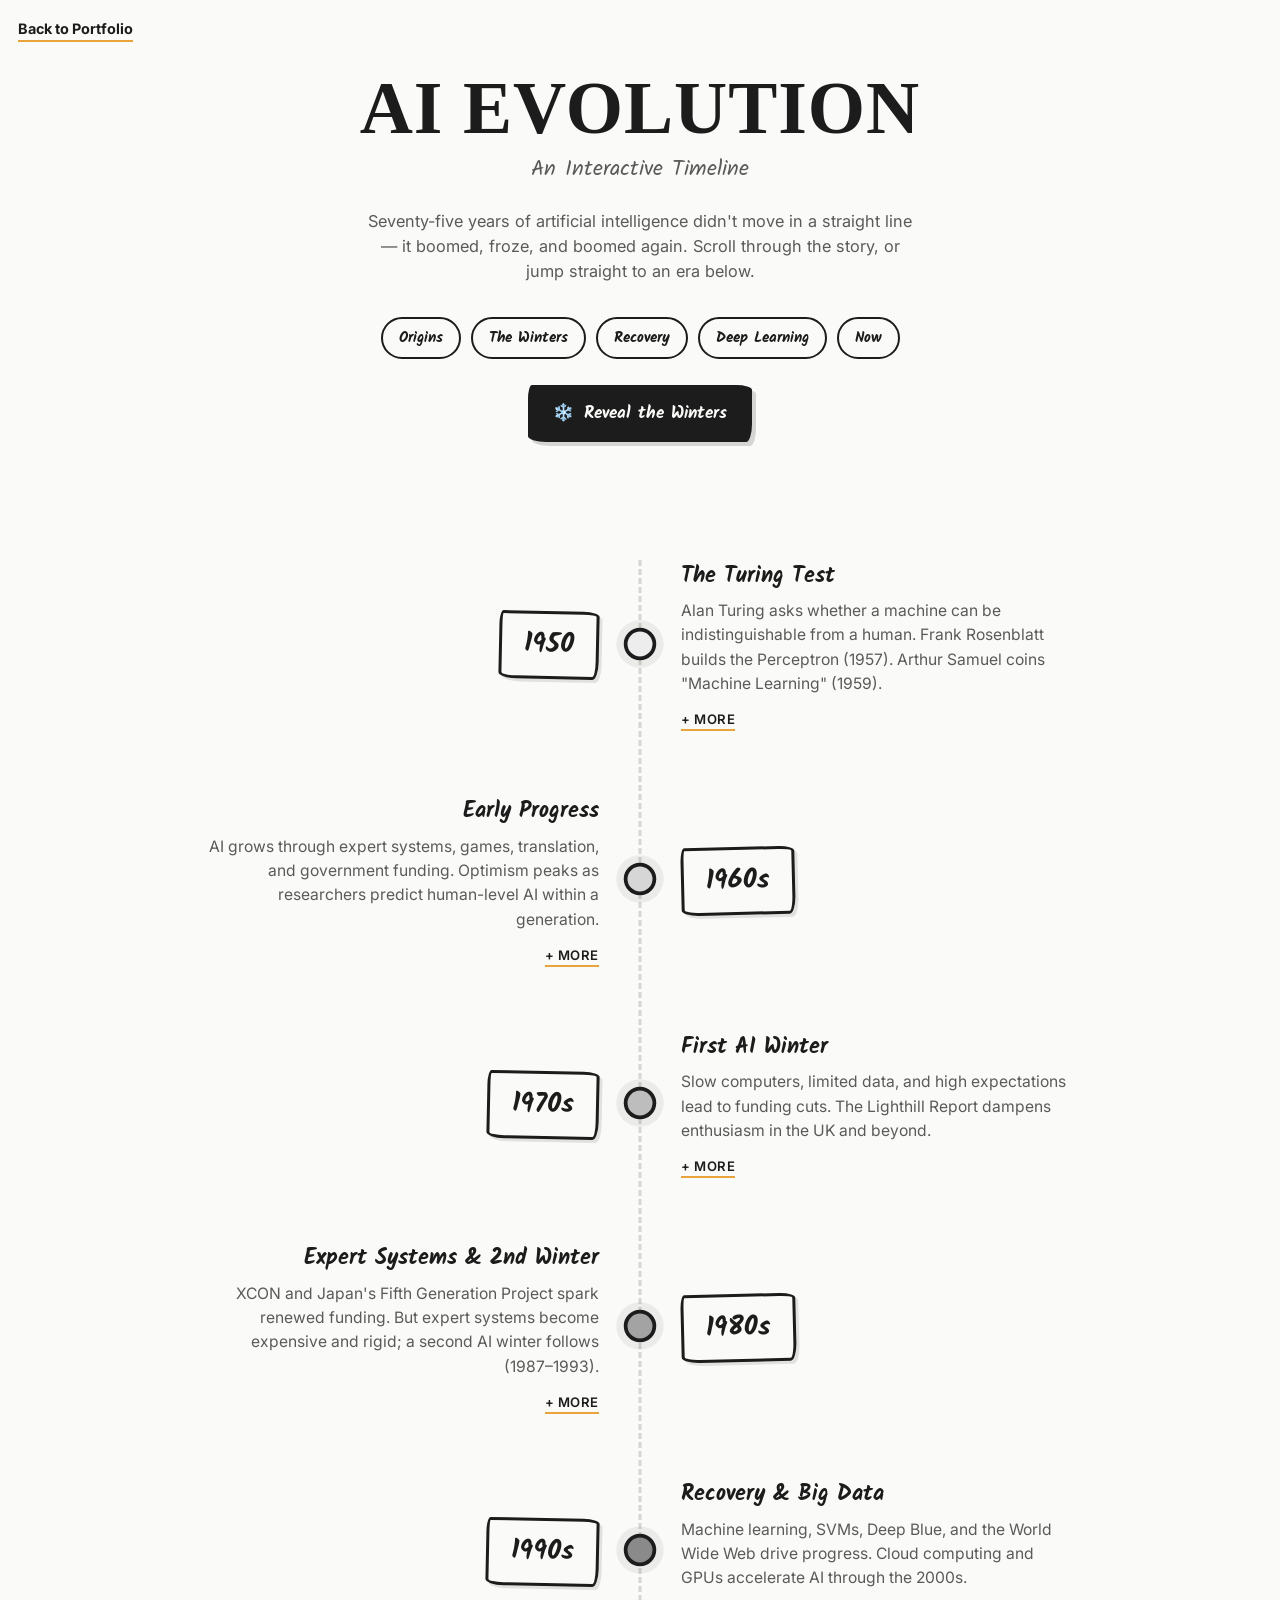
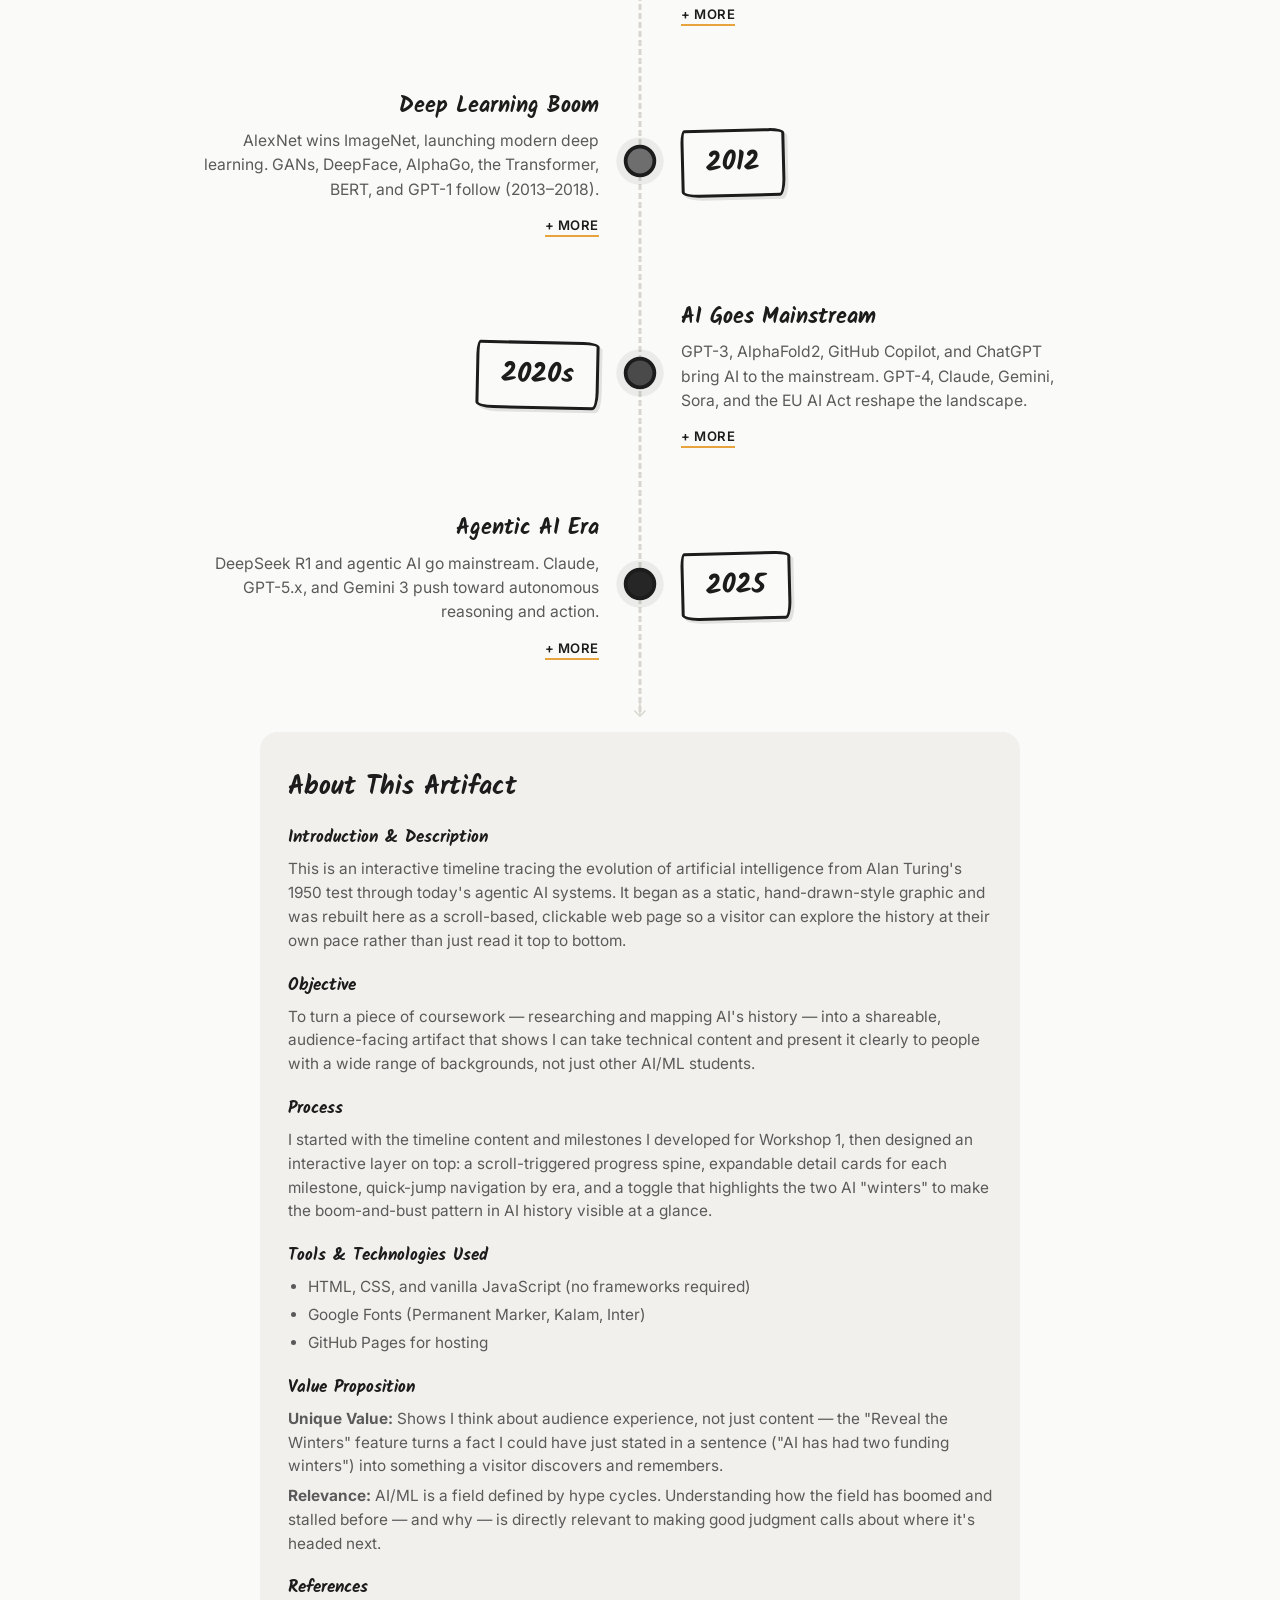
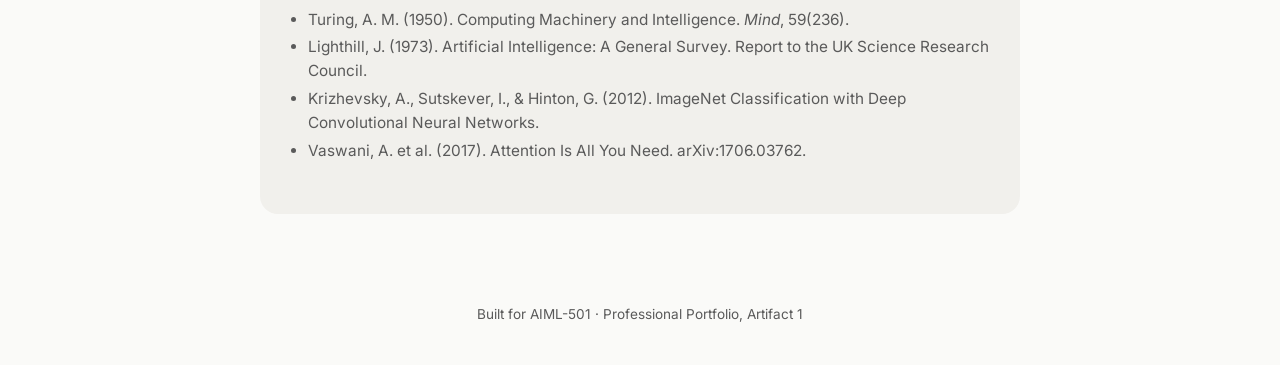
<file: timeline.html>
<!DOCTYPE html>
<html lang="en">
<head>
<meta charset="UTF-8">
<meta name="viewport" content="width=device-width, initial-scale=1.0">
<title>AI Evolution — Interactive Timeline</title>
<link rel="preconnect" href="https://fonts.googleapis.com">
<link rel="preconnect" href="https://fonts.gstatic.com" crossorigin>
<link href="https://fonts.googleapis.com/css2?family=Permanent+Marker&family=Kalam:wght@400;700&family=Inter:wght@400;500;600;700&display=swap" rel="stylesheet">
<style>
  :root{
    --paper:#FAFAF8;
    --paper-dim:#F1F0EC;
    --ink:#1C1C1C;
    --ink-soft:#5A5A5A;
    --line:#D8D6CF;
    --boom:#E8A33D;
    --boom-soft:#FBEBD1;
    --frost:#4E93B8;
    --frost-soft:#D9EAF2;
    --radius-card: 4px 16px 6px 18px / 14px 5px 18px 6px;
  }
  *{box-sizing:border-box;}
  html{scroll-behavior:smooth;}
  body{
    margin:0;
    background:var(--paper);
    color:var(--ink);
    font-family:'Inter',sans-serif;
    line-height:1.55;
  }
  h1,h2,h3{margin:0;}
  .marker{font-family:'Permanent Marker',cursive; letter-spacing:1px;}
  .hand{font-family:'Kalam',cursive;}

  .portfolio-link{
    position:absolute;
    top:18px;
    left:18px;
    color:var(--ink);
    font-family:'Inter',sans-serif;
    font-size:0.9rem;
    font-weight:700;
    text-decoration:none;
    border-bottom:2px solid var(--boom);
  }
  .portfolio-link:hover,
  .portfolio-link:focus-visible{
    color:var(--frost);
  }

  /* ---------- Hero ---------- */
  .hero{
    padding:72px 24px 40px;
    text-align:center;
    max-width:820px;
    margin:0 auto;
  }
  .hero h1{
    font-size:clamp(2.6rem, 8vw, 4.6rem);
    line-height:1;
    color:var(--ink);
  }
  .hero .subtitle{
    font-size:1.4rem;
    color:var(--ink-soft);
    margin-top:6px;
  }
  .hero .lede{
    max-width:560px;
    margin:20px auto 0;
    color:var(--ink-soft);
    font-size:1.02rem;
  }

  /* ---------- Era nav chips ---------- */
  .era-nav{
    display:flex;
    flex-wrap:wrap;
    justify-content:center;
    gap:10px;
    margin:32px auto 8px;
    max-width:720px;
  }
  .era-nav button{
    font-family:'Kalam',cursive;
    font-weight:700;
    font-size:0.95rem;
    border:2px solid var(--ink);
    background:var(--paper);
    color:var(--ink);
    padding:7px 16px;
    border-radius:999px;
    cursor:pointer;
    transition:transform .15s ease, background .15s ease;
  }
  .era-nav button:hover{ transform:translateY(-2px); background:var(--boom-soft); }
  .era-nav button:focus-visible{ outline:3px solid var(--frost); outline-offset:2px; }

  /* ---------- Winter toggle ---------- */
  .winter-toggle-wrap{ display:flex; justify-content:center; margin:26px 0 8px; }
  .winter-toggle{
    font-family:'Kalam',cursive;
    font-weight:700;
    font-size:1.05rem;
    display:inline-flex;
    align-items:center;
    gap:10px;
    border:3px solid var(--ink);
    background:var(--ink);
    color:var(--paper);
    padding:12px 22px;
    border-radius:var(--radius-card);
    cursor:pointer;
    box-shadow:4px 4px 0 rgba(0,0,0,0.15);
    transition:transform .15s ease, background .2s ease, color .2s ease;
  }
  .winter-toggle:hover{ transform:translate(-2px,-2px); box-shadow:6px 6px 0 rgba(0,0,0,0.18); }
  .winter-toggle:focus-visible{ outline:3px solid var(--frost); outline-offset:3px; }
  .winter-toggle[aria-pressed="true"]{
    background:var(--frost);
    border-color:var(--frost);
    color:#fff;
  }

  .winter-caption{
    max-width:560px;
    margin:14px auto 0;
    text-align:center;
    font-family:'Kalam',cursive;
    font-weight:700;
    color:var(--frost);
    font-size:1.05rem;
    opacity:0;
    max-height:0;
    overflow:hidden;
    transition:opacity .35s ease;
  }
  .winter-caption.show{ opacity:1; max-height:100px; }

  /* ---------- Timeline ---------- */
  .timeline{
    position:relative;
    max-width:920px;
    margin:64px auto 0;
    padding:0 24px 40px;
  }
  .spine-track{
    position:absolute;
    left:50%;
    top:0;
    bottom:0;
    width:0;
    border-left:3px dashed var(--line);
    transform:translateX(-50%);
  }
  .spine-fill{
    position:absolute;
    left:50%;
    top:0;
    width:0;
    height:0;
    border-left:3px solid var(--ink);
    transform:translateX(-50%);
    transition:height .1s linear;
  }
  .spine-arrow{
    position:absolute;
    left:50%;
    bottom:-14px;
    transform:translateX(-50%);
    font-size:1.2rem;
    color:var(--line);
  }

  .node{
    position:relative;
    display:flex;
    align-items:center;
    gap:28px;
    margin-bottom:64px;
    opacity:0;
    transform:translateY(24px);
    transition:opacity .5s ease, transform .5s ease, filter .3s ease;
  }
  .node.in-view{ opacity:1; transform:translateY(0); }
  .node:last-child{ margin-bottom:12px; }

  .node.side-a{ flex-direction:row; }
  .node.side-b{ flex-direction:row-reverse; }

  .node .year-slot, .node .card-slot{ flex:1; }
  .node .year-slot{ display:flex; }
  .node.side-a .year-slot{ justify-content:flex-end; }
  .node.side-b .year-slot{ justify-content:flex-start; }
  .node.side-a .card-slot{ text-align:left; }
  .node.side-b .card-slot{ text-align:right; }

  .year-badge{
    font-family:'Kalam',cursive;
    font-weight:700;
    font-size:1.7rem;
    border:3px solid var(--ink);
    background:var(--paper);
    padding:10px 22px;
    border-radius:var(--radius-card);
    box-shadow:3px 3px 0 rgba(0,0,0,0.10);
    white-space:nowrap;
  }
  .node:nth-child(odd) .year-badge{ transform:rotate(-1.4deg); }
  .node:nth-child(even) .year-badge{ transform:rotate(1.2deg); }

  .dot-wrap{
    position:relative;
    z-index:2;
    flex:0 0 auto;
  }
  .dot{
    width:26px; height:26px;
    border-radius:50%;
    border:3px solid var(--ink);
    cursor:pointer;
    padding:0;
    transition:transform .25s ease, box-shadow .25s ease;
  }
  .dot:focus-visible{ outline:3px solid var(--frost); outline-offset:3px; }
  .node.in-view .dot{ transform:scale(1.25); box-shadow:0 0 0 6px rgba(0,0,0,0.06); }

  .card h3{
    font-family:'Kalam',cursive;
    font-weight:700;
    font-size:1.35rem;
    margin-bottom:6px;
  }
  .card p{ color:var(--ink-soft); margin:0 0 10px; font-size:0.98rem; }

  .expand-btn{
    font-family:'Inter',sans-serif;
    font-weight:600;
    font-size:0.82rem;
    text-transform:uppercase;
    letter-spacing:.04em;
    background:none;
    border:none;
    color:var(--ink);
    border-bottom:2px solid var(--boom);
    padding:2px 0;
    cursor:pointer;
  }
  .expand-btn:focus-visible{ outline:2px solid var(--frost); outline-offset:3px; }
  .detail{
    margin-top:10px;
    padding:12px 14px;
    background:var(--paper-dim);
    border-left:3px solid var(--boom);
    border-radius:4px 10px 4px 10px;
    font-size:0.92rem;
    color:var(--ink);
  }
  .detail[hidden]{ display:none; }

  /* Winter styling */
  .timeline.winter-mode .node:not(.is-winter){
    opacity:0.22;
    filter:grayscale(1);
  }
  .timeline.winter-mode .node.is-winter{
    opacity:1;
    filter:none;
  }
  .timeline.winter-mode .node.is-winter .year-badge,
  .timeline.winter-mode .node.is-winter .card{
    border-color:var(--frost);
  }
  .timeline.winter-mode .node.is-winter .dot{
    background:var(--frost) !important;
    border-color:var(--frost);
  }
  .timeline.winter-mode .node.is-winter .detail{
    border-left-color:var(--frost);
  }

  /* ---------- Artifact info ---------- */
  .artifact-info{
    max-width:760px;
    margin:20px auto 90px;
    padding:36px 28px;
    background:var(--paper-dim);
    border-radius:18px;
  }
  .artifact-info h2{
    font-family:'Kalam',cursive;
    font-weight:700;
    font-size:1.6rem;
    margin-bottom:18px;
  }
  .artifact-info dt{
    font-family:'Kalam',cursive;
    font-weight:700;
    font-size:1.05rem;
    margin-top:20px;
    color:var(--ink);
  }
  .artifact-info dt:first-of-type{ margin-top:0; }
  .artifact-info dd{
    margin:6px 0 0;
    color:var(--ink-soft);
    font-size:0.96rem;
  }
  .artifact-info ul{ margin:6px 0 0; padding-left:20px; }
  .artifact-info li{ margin-bottom:4px; }

  footer{
    text-align:center;
    color:var(--ink-soft);
    font-size:0.85rem;
    padding-bottom:40px;
  }

  @media (max-width: 720px){
    .node, .node.side-a, .node.side-b{
      flex-direction:column;
      align-items:flex-start;
      gap:12px;
      margin-left:20px;
      padding-left:28px;
      border-left:3px dashed var(--line);
    }
    .spine-track, .spine-fill, .spine-arrow{ display:none; }
    .node.side-a .card-slot, .node.side-b .card-slot{ text-align:left; }
    .node.side-a .year-slot, .node.side-b .year-slot{ justify-content:flex-start; }
    .dot-wrap{ position:absolute; left:-40px; top:2px; }
  }

  @media (prefers-reduced-motion: reduce){
    *{ transition:none !important; scroll-behavior:auto !important; }
  }
</style>
</head>
<body>

<a class="portfolio-link" href="artifacts.html">Back to Portfolio</a>

<header class="hero">
  <h1 class="marker">AI EVOLUTION</h1>
  <p class="subtitle hand">An Interactive Timeline</p>
  <p class="lede">Seventy-five years of artificial intelligence didn't move in a straight line — it boomed, froze, and boomed again. Scroll through the story, or jump straight to an era below.</p>

  <nav class="era-nav" aria-label="Jump to era">
    <button data-target="node-0">Origins</button>
    <button data-target="node-2">The Winters</button>
    <button data-target="node-4">Recovery</button>
    <button data-target="node-5">Deep Learning</button>
    <button data-target="node-7">Now</button>
  </nav>

  <div class="winter-toggle-wrap">
    <button class="winter-toggle" id="winterToggle" aria-pressed="false">
      <span aria-hidden="true">❄️</span> Reveal the Winters
    </button>
  </div>
  <p class="winter-caption" id="winterCaption">Two winters, one pattern: hype outran reality, then the funding froze.</p>
</header>

<section class="timeline" id="timeline">
  <div class="spine-track"></div>
  <div class="spine-fill" id="spineFill"></div>
  <span class="spine-arrow" aria-hidden="true">↓</span>

  <!-- Node 0: 1950 -->
  <article class="node side-a" id="node-0" style="--shade:#EDEDED">
    <div class="year-slot"><div class="year-badge">1950</div></div>
    <div class="dot-wrap"><button class="dot" style="background:#EDEDED" aria-expanded="false" aria-controls="detail-0" data-detail="detail-0" aria-label="Toggle details for The Turing Test"></button></div>
    <div class="card-slot">
      <div class="card">
        <h3>The Turing Test</h3>
        <p>Alan Turing asks whether a machine can be indistinguishable from a human. Frank Rosenblatt builds the Perceptron (1957). Arthur Samuel coins "Machine Learning" (1959).</p>
        <button class="expand-btn" data-detail="detail-0" aria-expanded="false">+ More</button>
        <div class="detail" id="detail-0" hidden>Turing's 1950 paper, "Computing Machinery and Intelligence," proposed the test as a practical stand-in for the harder question "can machines think?" The term "Artificial Intelligence" itself wasn't coined until the 1956 Dartmouth Workshop.</div>
      </div>
    </div>
  </article>

  <!-- Node 1: 1960s -->
  <article class="node side-b" id="node-1" style="--shade:#D6D6D6">
    <div class="year-slot"><div class="year-badge">1960s</div></div>
    <div class="dot-wrap"><button class="dot" style="background:#D6D6D6" aria-expanded="false" data-detail="detail-1" aria-label="Toggle details for Early Progress"></button></div>
    <div class="card-slot">
      <div class="card">
        <h3>Early Progress</h3>
        <p>AI grows through expert systems, games, translation, and government funding. Optimism peaks as researchers predict human-level AI within a generation.</p>
        <button class="expand-btn" data-detail="detail-1" aria-expanded="false">+ More</button>
        <div class="detail" id="detail-1" hidden>ELIZA (1966), an early chatbot built to simulate a therapist, convinced some users they were talking to a real person — an early preview of debates about AI and trust that are still very much alive today.</div>
      </div>
    </div>
  </article>

  <!-- Node 2: 1970s -->
  <article class="node side-a is-winter" id="node-2" style="--shade:#BDBDBD">
    <div class="year-slot"><div class="year-badge">1970s</div></div>
    <div class="dot-wrap"><button class="dot" style="background:#BDBDBD" aria-expanded="false" data-detail="detail-2" aria-label="Toggle details for First AI Winter"></button></div>
    <div class="card-slot">
      <div class="card">
        <h3>First AI Winter</h3>
        <p>Slow computers, limited data, and high expectations lead to funding cuts. The Lighthill Report dampens enthusiasm in the UK and beyond.</p>
        <button class="expand-btn" data-detail="detail-2" aria-expanded="false">+ More</button>
        <div class="detail" id="detail-2" hidden>Funding from DARPA and UK research councils dried up almost overnight after the 1973 Lighthill Report concluded AI had failed to deliver on its "grandiose objectives."</div>
      </div>
    </div>
  </article>

  <!-- Node 3: 1980s -->
  <article class="node side-b is-winter" id="node-3" style="--shade:#A3A3A3">
    <div class="year-slot"><div class="year-badge">1980s</div></div>
    <div class="dot-wrap"><button class="dot" style="background:#A3A3A3" aria-expanded="false" data-detail="detail-3" aria-label="Toggle details for Expert Systems and Second Winter"></button></div>
    <div class="card-slot">
      <div class="card">
        <h3>Expert Systems &amp; 2nd Winter</h3>
        <p>XCON and Japan's Fifth Generation Project spark renewed funding. But expert systems become expensive and rigid; a second AI winter follows (1987–1993).</p>
        <button class="expand-btn" data-detail="detail-3" aria-expanded="false">+ More</button>
        <div class="detail" id="detail-3" hidden>XCON was estimated to save its manufacturer millions of dollars a year by catching configuration errors — proof AI could pay for itself. But brittle, expensive expert systems couldn't scale, and by 1987 the market for specialized AI hardware collapsed almost overnight.</div>
      </div>
    </div>
  </article>

  <!-- Node 4: 1990s -->
  <article class="node side-a" id="node-4" style="--shade:#8A8A8A">
    <div class="year-slot"><div class="year-badge">1990s</div></div>
    <div class="dot-wrap"><button class="dot" style="background:#8A8A8A" aria-expanded="false" data-detail="detail-4" aria-label="Toggle details for Recovery and Big Data"></button></div>
    <div class="card-slot">
      <div class="card">
        <h3>Recovery &amp; Big Data</h3>
        <p>Machine learning, SVMs, Deep Blue, and the World Wide Web drive progress. Cloud computing and GPUs accelerate AI through the 2000s.</p>
        <button class="expand-btn" data-detail="detail-4" aria-expanded="false">+ More</button>
        <div class="detail" id="detail-4" hidden>IBM's Deep Blue beat reigning world chess champion Garry Kasparov in 1997 — the first time a computer had beaten a sitting champion under standard tournament conditions.</div>
      </div>
    </div>
  </article>

  <!-- Node 5: 2012 -->
  <article class="node side-b" id="node-5" style="--shade:#6E6E6E">
    <div class="year-slot"><div class="year-badge">2012</div></div>
    <div class="dot-wrap"><button class="dot" style="background:#6E6E6E" aria-expanded="false" data-detail="detail-5" aria-label="Toggle details for Deep Learning Boom"></button></div>
    <div class="card-slot">
      <div class="card">
        <h3>Deep Learning Boom</h3>
        <p>AlexNet wins ImageNet, launching modern deep learning. GANs, DeepFace, AlphaGo, the Transformer, BERT, and GPT-1 follow (2013–2018).</p>
        <button class="expand-btn" data-detail="detail-5" aria-expanded="false">+ More</button>
        <div class="detail" id="detail-5" hidden>AlexNet roughly halved the ImageNet error rate compared to the runner-up, convincing the field almost overnight that deep neural networks — not hand-engineered features — were the way forward. "Attention Is All You Need," the paper that introduced the Transformer architecture underlying nearly every major AI model today, followed in 2017.</div>
      </div>
    </div>
  </article>

  <!-- Node 6: 2020s -->
  <article class="node side-a" id="node-6" style="--shade:#4A4A4A">
    <div class="year-slot"><div class="year-badge">2020s</div></div>
    <div class="dot-wrap"><button class="dot" style="background:#4A4A4A" aria-expanded="false" data-detail="detail-6" aria-label="Toggle details for AI Goes Mainstream"></button></div>
    <div class="card-slot">
      <div class="card">
        <h3>AI Goes Mainstream</h3>
        <p>GPT-3, AlphaFold2, GitHub Copilot, and ChatGPT bring AI to the mainstream. GPT-4, Claude, Gemini, Sora, and the EU AI Act reshape the landscape.</p>
        <button class="expand-btn" data-detail="detail-6" aria-expanded="false">+ More</button>
        <div class="detail" id="detail-6" hidden>ChatGPT is widely reported to have reached an estimated 100 million users within about two months of its November 2022 launch — at the time, the fastest consumer-app adoption on record.</div>
      </div>
    </div>
  </article>

  <!-- Node 7: 2025 -->
  <article class="node side-b" id="node-7" style="--shade:#262626">
    <div class="year-slot"><div class="year-badge">2025</div></div>
    <div class="dot-wrap"><button class="dot" style="background:#262626" aria-expanded="false" data-detail="detail-7" aria-label="Toggle details for Agentic AI Era"></button></div>
    <div class="card-slot">
      <div class="card">
        <h3>Agentic AI Era</h3>
        <p>DeepSeek R1 and agentic AI go mainstream. Claude, GPT-5.x, and Gemini 3 push toward autonomous reasoning and action.</p>
        <button class="expand-btn" data-detail="detail-7" aria-expanded="false">+ More</button>
        <div class="detail" id="detail-7" hidden>The shift is from "AI that answers" to "AI that acts": models increasingly plan multi-step tasks, use tools, and operate semi-autonomously across coding, research, and business workflows.</div>
      </div>
    </div>
  </article>
</section>

<section class="artifact-info">
  <h2 class="hand">About This Artifact</h2>
  <dl>
    <dt>Introduction &amp; Description</dt>
    <dd>This is an interactive timeline tracing the evolution of artificial intelligence from Alan Turing's 1950 test through today's agentic AI systems. It began as a static, hand-drawn-style graphic and was rebuilt here as a scroll-based, clickable web page so a visitor can explore the history at their own pace rather than just read it top to bottom.</dd>

    <dt>Objective</dt>
    <dd>To turn a piece of coursework — researching and mapping AI's history — into a shareable, audience-facing artifact that shows I can take technical content and present it clearly to people with a wide range of backgrounds, not just other AI/ML students.</dd>

    <dt>Process</dt>
    <dd>I started with the timeline content and milestones I developed for Workshop 1, then designed an interactive layer on top: a scroll-triggered progress spine, expandable detail cards for each milestone, quick-jump navigation by era, and a toggle that highlights the two AI "winters" to make the boom-and-bust pattern in AI history visible at a glance.</dd>

    <dt>Tools &amp; Technologies Used</dt>
    <dd>
      <ul>
        <li>HTML, CSS, and vanilla JavaScript (no frameworks required)</li>
        <li>Google Fonts (Permanent Marker, Kalam, Inter)</li>
        <li>GitHub Pages for hosting</li>
      </ul>
    </dd>

    <dt>Value Proposition</dt>
    <dd><strong>Unique Value:</strong> Shows I think about audience experience, not just content — the "Reveal the Winters" feature turns a fact I could have just stated in a sentence ("AI has had two funding winters") into something a visitor discovers and remembers.</dd>
    <dd><strong>Relevance:</strong> AI/ML is a field defined by hype cycles. Understanding how the field has boomed and stalled before — and why — is directly relevant to making good judgment calls about where it's headed next.</dd>

    <dt>References</dt>
    <dd>
      <ul>
        <li>Turing, A. M. (1950). Computing Machinery and Intelligence. <em>Mind</em>, 59(236).</li>
        <li>Lighthill, J. (1973). Artificial Intelligence: A General Survey. Report to the UK Science Research Council.</li>
        <li>Krizhevsky, A., Sutskever, I., &amp; Hinton, G. (2012). ImageNet Classification with Deep Convolutional Neural Networks.</li>
        <li>Vaswani, A. et al. (2017). Attention Is All You Need. arXiv:1706.03762.</li>
      </ul>
    </dd>
  </dl>
</section>

<footer>Built for AIML-501 · Professional Portfolio, Artifact 1</footer>

<script>
(function(){
  var timeline = document.getElementById('timeline');
  var nodes = Array.prototype.slice.call(document.querySelectorAll('.node'));
  var spineFill = document.getElementById('spineFill');

  // Reveal + active state on scroll
  var io = new IntersectionObserver(function(entries){
    entries.forEach(function(e){
      if(e.isIntersecting){ e.target.classList.add('in-view'); }
    });
  }, { threshold: 0.35 });
  nodes.forEach(function(n){ io.observe(n); });

  // Spine fill based on scroll progress through the timeline section
  function updateSpine(){
    var rect = timeline.getBoundingClientRect();
    var vh = window.innerHeight;
    var total = rect.height;
    var scrolled = Math.min(Math.max(vh * 0.5 - rect.top, 0), total);
    var pct = total > 0 ? (scrolled / total) * 100 : 0;
    spineFill.style.height = pct + '%';
  }
  var ticking = false;
  window.addEventListener('scroll', function(){
    if(!ticking){
      window.requestAnimationFrame(function(){ updateSpine(); ticking = false; });
      ticking = true;
    }
  });
  window.addEventListener('resize', updateSpine);
  updateSpine();

  // Expand/collapse detail (both the dot and the "+ More" button toggle it)
  function toggleDetail(key, btn){
    var detail = document.getElementById(key);
    if(!detail) return;
    var isHidden = detail.hasAttribute('hidden');
    if(isHidden){ detail.removeAttribute('hidden'); } else { detail.setAttribute('hidden',''); }
    document.querySelectorAll('[data-detail="'+key+'"]').forEach(function(el){
      el.setAttribute('aria-expanded', isHidden ? 'true' : 'false');
    });
  }
  document.querySelectorAll('[data-detail]').forEach(function(btn){
    btn.addEventListener('click', function(){
      toggleDetail(btn.getAttribute('data-detail'), btn);
    });
  });

  // Era quick-nav
  document.querySelectorAll('.era-nav button').forEach(function(btn){
    btn.addEventListener('click', function(){
      var target = document.getElementById(btn.getAttribute('data-target'));
      if(target){ target.scrollIntoView({ behavior:'smooth', block:'center' }); }
    });
  });

  // Winter toggle
  var winterBtn = document.getElementById('winterToggle');
  var winterCaption = document.getElementById('winterCaption');
  winterBtn.addEventListener('click', function(){
    var active = timeline.classList.toggle('winter-mode');
    winterBtn.setAttribute('aria-pressed', active ? 'true' : 'false');
    winterCaption.classList.toggle('show', active);
  });
})();
</script>

</body>
</html>
</file>
<file: css/style.css>
:root {
  --bg: #f7f9fc;
  --surface: #ffffff;
  --text: #18212f;
  --muted: #5f6f86;
  --line: #dce4ef;
  --primary: #176b87;
  --primary-dark: #0f4f63;
  --accent: #e7f4f8;
  --shadow: 0 18px 45px rgba(24, 33, 47, 0.08);
}

* {
  box-sizing: border-box;
}

body {
  margin: 0;
  background: var(--bg);
  color: var(--text);
  font-family: Arial, Helvetica, sans-serif;
  line-height: 1.6;
}

html {
  scroll-behavior: smooth;
}

a {
  color: var(--primary);
  text-decoration: none;
}

a:hover {
  color: var(--primary-dark);
}

.container {
  width: min(1120px, calc(100% - 40px));
  margin: 0 auto;
}

.site-header {
  position: sticky;
  top: 0;
  z-index: 10;
  background: rgba(247, 249, 252, 0.94);
  border-bottom: 1px solid var(--line);
  backdrop-filter: blur(12px);
}

.nav {
  display: flex;
  align-items: center;
  justify-content: space-between;
  gap: 24px;
  min-height: 74px;
}

.logo {
  color: var(--text);
  font-size: 1.08rem;
  font-weight: 700;
}

.nav-links {
  display: flex;
  flex-wrap: wrap;
  justify-content: flex-end;
  gap: 18px;
}

.nav-links a {
  color: var(--muted);
  font-weight: 700;
}

.nav-links a:hover,
.nav-links .active {
  color: var(--primary);
}

.hero {
  display: grid;
  grid-template-columns: minmax(0, 1.35fr) minmax(280px, 0.65fr);
  gap: 44px;
  align-items: center;
  min-height: calc(100vh - 140px);
  padding: 72px 0;
}

.hero-content h1,
.page-intro h1 {
  max-width: 860px;
  margin: 0;
  font-size: clamp(2.35rem, 5vw, 4.7rem);
  line-height: 1.02;
  letter-spacing: 0;
}

.hero-text,
.page-intro p {
  max-width: 760px;
  color: var(--muted);
  font-size: 1.12rem;
}

.eyebrow,
.project-type {
  margin: 0 0 14px;
  color: var(--primary);
  font-size: 0.78rem;
  font-weight: 800;
  letter-spacing: 0.08em;
  text-transform: uppercase;
}

.button-row {
  display: flex;
  flex-wrap: wrap;
  gap: 14px;
  margin-top: 28px;
}

.button {
  display: inline-flex;
  align-items: center;
  justify-content: center;
  min-height: 46px;
  padding: 0 18px;
  border: 1px solid var(--primary);
  border-radius: 8px;
  font-weight: 800;
}

.button.primary {
  background: var(--primary);
  color: #ffffff;
}

.button.secondary {
  background: transparent;
  color: var(--primary);
}

.hero-side {
  display: grid;
  gap: 22px;
}

.portrait-card {
  position: relative;
  display: grid;
  gap: 16px;
  margin: 0;
  padding: 14px;
  overflow: hidden;
  background:
    linear-gradient(145deg, rgba(23, 107, 135, 0.12), rgba(255, 255, 255, 0) 42%),
    var(--surface);
  border: 1px solid var(--line);
  border-radius: 8px;
  box-shadow: var(--shadow);
}

.portrait-card::before {
  position: absolute;
  top: 20px;
  right: 20px;
  width: 72px;
  height: 72px;
  border: 1px solid rgba(23, 107, 135, 0.24);
  border-radius: 50%;
  content: "";
}

.portrait-frame {
  position: relative;
  z-index: 1;
  overflow: hidden;
  aspect-ratio: 4 / 5;
  border-radius: 8px;
  background: var(--accent);
}

.portrait-card img {
  display: block;
  width: 100%;
  height: 100%;
  object-fit: cover;
  object-position: center top;
}

.portrait-caption {
  position: relative;
  z-index: 1;
  display: grid;
  gap: 2px;
  padding: 2px 4px 0;
}

.portrait-caption strong {
  color: var(--text);
  font-size: 1.12rem;
}

.portrait-caption span {
  color: var(--muted);
  font-size: 0.92rem;
}

.portrait-tags {
  position: relative;
  z-index: 1;
  display: flex;
  flex-wrap: wrap;
  gap: 8px;
}

.portrait-tags span {
  padding: 7px 10px;
  border-radius: 999px;
  background: var(--accent);
  color: var(--primary-dark);
  font-size: 0.78rem;
  font-weight: 800;
}

.hero-panel,
.info-card,
.project-card,
.artifact-detail,
.artifact-card,
.resume-section,
.reflection-block,
.contact-panel {
  background: var(--surface);
  border: 1px solid var(--line);
  border-radius: 8px;
  box-shadow: var(--shadow);
}

.hero-panel {
  display: grid;
  gap: 18px;
  padding: 28px;
}

.contact-panel {
  display: grid;
  grid-template-columns: 1fr 0.85fr;
  gap: 28px;
  padding: 26px;
}

.hero-panel div {
  padding-bottom: 18px;
  border-bottom: 1px solid var(--line);
}

.hero-panel div:last-child {
  padding-bottom: 0;
  border-bottom: 0;
}

.hero-panel p,
.feature p,
.project-card p,
.artifact-detail p,
.artifact-card p,
.resume-section p,
.reflection-block p,
.contact-panel p,
.contact-panel li,
.education-list li,
.resume-section li {
  color: var(--muted);
}

.metric {
  display: block;
  margin-bottom: 4px;
  color: var(--text);
  font-size: 1.55rem;
  font-weight: 800;
}

.section-band {
  padding: 64px 0;
  background: var(--accent);
}

.page-section {
  padding: 72px 0;
  scroll-margin-top: 92px;
}

.section-band {
  scroll-margin-top: 92px;
}

.section-heading {
  max-width: 780px;
  margin-bottom: 32px;
}

.section-heading h2 {
  margin: 0;
  font-size: clamp(1.85rem, 3vw, 3rem);
  line-height: 1.1;
}

.section-heading p:last-child {
  color: var(--muted);
}

.grid-3,
.project-grid,
.artifact-list {
  display: grid;
  grid-template-columns: repeat(3, minmax(0, 1fr));
  gap: 22px;
}

.feature h2,
.project-card h2,
.artifact-detail h2,
.artifact-card h2,
.artifact-card h3,
.resume-section h2,
.reflection-block h2,
.contact-panel h2,
.contact-panel h3,
.info-card h2,
.info-card h3,
.content-grid h2 {
  margin-top: 0;
  line-height: 1.2;
}

.page {
  padding: 72px 0;
}


.hero-copy-text {
  margin-top: 20px;
  color: var(--muted);
  font-size: 1.05rem;
  max-width: 730px;
}

.artifact-grid {
  display: grid;
  grid-template-columns: repeat(2, minmax(0, 1fr));
  gap: 28px;
  margin-bottom: 34px;
  align-items: stretch;
}

.artifact-card {
  background: var(--surface);
  border: 1px solid var(--line);
  border-radius: 22px;
  box-shadow: var(--shadow);
  padding: 32px;
  display: grid;
  gap: 26px;
  height: 100%;
  grid-template-rows: auto auto 1fr auto;
}

.artifact-card-header {
  display: flex;
  justify-content: space-between;
  gap: 22px;
  align-items: flex-start;
}

.artifact-card-header h2 {
  margin: 0;
  font-size: clamp(1.7rem, 3vw, 2.3rem);
}

.artifact-card p.project-type {
  margin: 0 0 12px;
  letter-spacing: 0.2em;
  text-transform: uppercase;
  font-size: 0.8rem;
  color: var(--primary);
  font-weight: 800;
}

.artifact-pill {
  padding: 10px 16px;
  border-radius: 999px;
  background: rgba(22, 110, 149, 0.12);
  color: var(--primary-dark);
  font-weight: 800;
  font-size: 0.8rem;
  letter-spacing: 0.06em;
}

.artifact-intro {
  margin: 0;
  color: var(--muted);
  font-size: 1rem;
  line-height: 1.7;
}

.artifact-detail-grid {
  display: grid;
  grid-template-columns: repeat(2, minmax(0, 1fr));
  gap: 20px;
}

.artifact-detail-grid p {
  margin: 0;
  padding: 22px;
  background: rgba(235, 244, 250, 0.9);
  border: 1px solid rgba(23, 107, 135, 0.12);
  border-radius: 14px;
}

.artifact-detail-grid strong {
  display: block;
  margin-bottom: 10px;
  color: var(--text);
}

.artifact-actions {
  margin-top: 14px;
  display: flex;
  gap: 14px;
}

.reflection-block {
  background: var(--surface);
  border: 1px solid var(--line);
  border-radius: 22px;
  box-shadow: var(--shadow);
  padding: 34px;
}

.reflection-block h2 {
  margin-top: 0;
  margin-bottom: 20px;
}

.reflection-block p {
  margin-bottom: 18px;
  color: var(--muted);
  line-height: 1.8;
}

@media (max-width: 1120px) {
  .artifact-grid {
    grid-template-columns: 1fr;
  }
}

@media (max-width: 780px) {
  .page {
    padding: 40px 0;
  }

  .artifact-card,
  .reflection-block {
    padding: 24px;
  }

  .artifact-detail-grid,
  .hero,
  .content-grid,
  .contact-panel,
  .timeline,
  .education-cards {
    grid-template-columns: 1fr;
  }

  .artifacts-hero {
    border-radius: 18px;
  }

  .artifact-card-header {
    flex-direction: column;
    align-items: stretch;
  }
}

.artifacts-page {
  max-width: 1080px;
}

.artifact-detail h2 {
  margin-bottom: 24px;
  font-size: clamp(2rem, 4vw, 3.4rem);
}

.artifact-detail .button-row {
  padding-top: 24px;
  margin-top: 26px;
  border-top: 1px solid var(--line);
}

.reflection-block {
  max-width: 900px;
}

.reflection-block p:last-child {
  margin-bottom: 0;
}

.single-card-list {
  grid-template-columns: minmax(0, 1fr);
}

.timeline {
  display: grid;
  grid-template-columns: repeat(2, minmax(0, 1fr));
  gap: 22px;
}

.timeline-item,
.education-cards li {
  background: var(--surface);
  border: 1px solid var(--line);
  border-radius: 8px;
  box-shadow: var(--shadow);
}

.timeline-item {
  padding: 26px;
}

.timeline-item p,
.education-cards span,
.content-grid p {
  color: var(--muted);
}

.education-cards {
  display: grid;
  grid-template-columns: repeat(3, minmax(0, 1fr));
  gap: 18px;
  margin: 0;
  padding: 0;
  list-style: none;
}

.education-cards li {
  display: grid;
  gap: 8px;
  padding: 24px;
}

.education-cards strong {
  color: var(--text);
  line-height: 1.25;
}

.muted-card {
  background: #fbfcfe;
}

.resume-layout {
  grid-template-columns: 1fr;
}

.project-card {
  display: flex;
  min-height: 280px;
  flex-direction: column;
}

.project-card a {
  margin-top: auto;
  font-weight: 800;
}

.tag-list {
  display: flex;
  flex-wrap: wrap;
  gap: 10px;
  padding: 0;
  list-style: none;
}

.education-list {
  margin: 0 0 20px;
  padding-left: 20px;
}

.education-list li {
  margin-bottom: 8px;
}

.tag-list li {
  padding: 8px 11px;
  border-radius: 999px;
  background: var(--accent);
  color: var(--primary-dark);
  font-weight: 700;
}

.site-footer {
  padding: 28px 20px;
  border-top: 1px solid var(--line);
  color: var(--muted);
  text-align: center;
}

@media (max-width: 780px) {
  .nav {
    align-items: flex-start;
    flex-direction: column;
    padding: 18px 0;
  }

  .nav-links {
    justify-content: flex-start;
    gap: 12px 16px;
  }

  .hero,
  .content-grid,
  .contact-panel {
    grid-template-columns: 1fr;
  }

  .hero {
    min-height: auto;
    padding: 52px 0;
  }

  .grid-3,
  .project-grid,
  .artifact-list,
  .artifact-detail-grid,
  .timeline,
  .education-cards {
    grid-template-columns: 1fr;
  }

  .container {
    width: min(100% - 28px, 1120px);
  }
}

/* About section alignment */
.content-grid {
  display: grid;
  grid-template-columns: minmax(0, 1.2fr) minmax(320px, 0.8fr);
  gap: 36px;
  align-items: start;
}

.content-grid > div,
.info-card {
  min-width: 0;
}

.content-grid > div p:first-child,
.info-card h3 {
  margin-top: 0;
}

.info-card {
  align-self: start;
  padding: 28px;
}

.info-card h3 {
  margin-bottom: 18px;
}

@media (max-width: 780px) {
  .content-grid {
    grid-template-columns: 1fr;
    gap: 24px;
  }
}

/* Featured artifacts card alignment */
.project-card {
  justify-content: space-between;
  gap: 26px;
  padding: 32px;
}

.project-card h3 {
  margin-top: 0;
  margin-bottom: 18px;
}

.project-card p {
  max-width: 980px;
  line-height: 1.75;
}

.project-card p:last-child {
  margin-bottom: 0;
}

.project-card .button-row {
  margin-top: 4px;
}

@media (max-width: 780px) {
  .project-card {
    min-height: 0;
    padding: 24px;
  }
}
</file>
